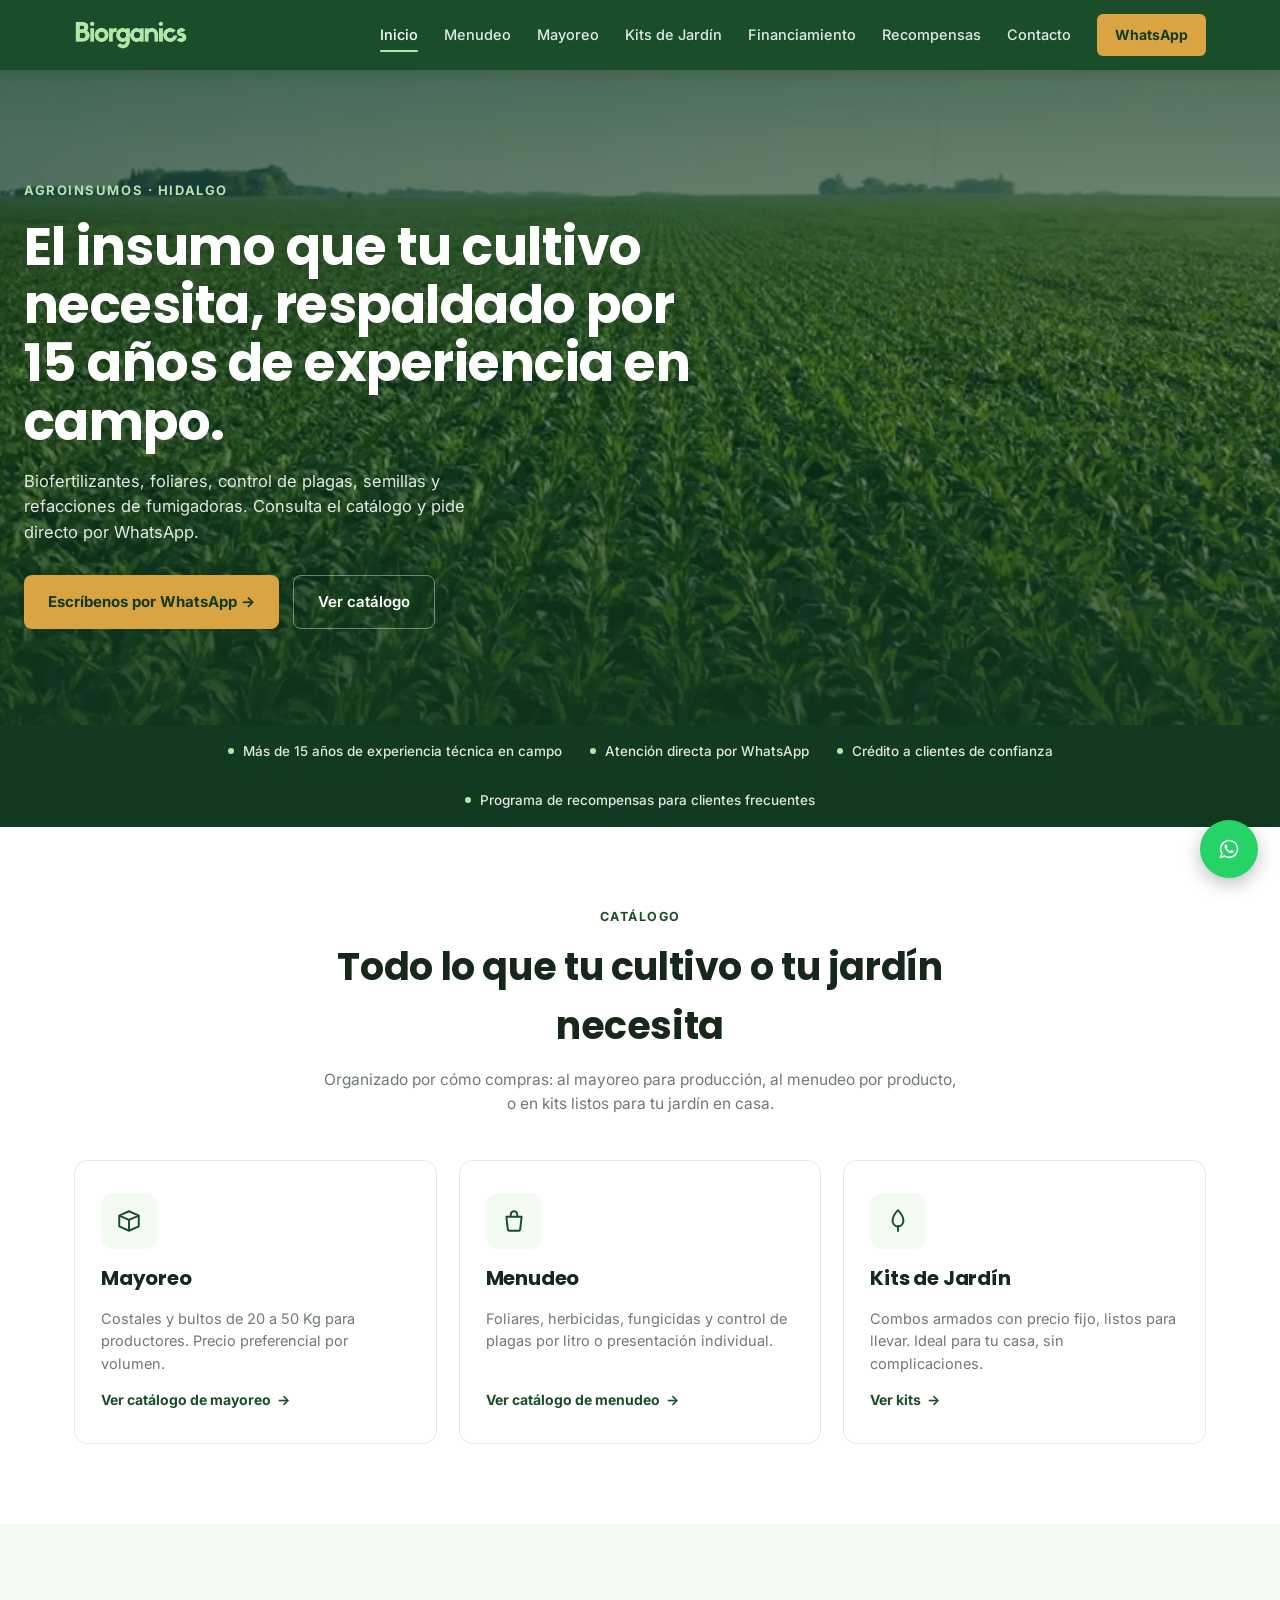
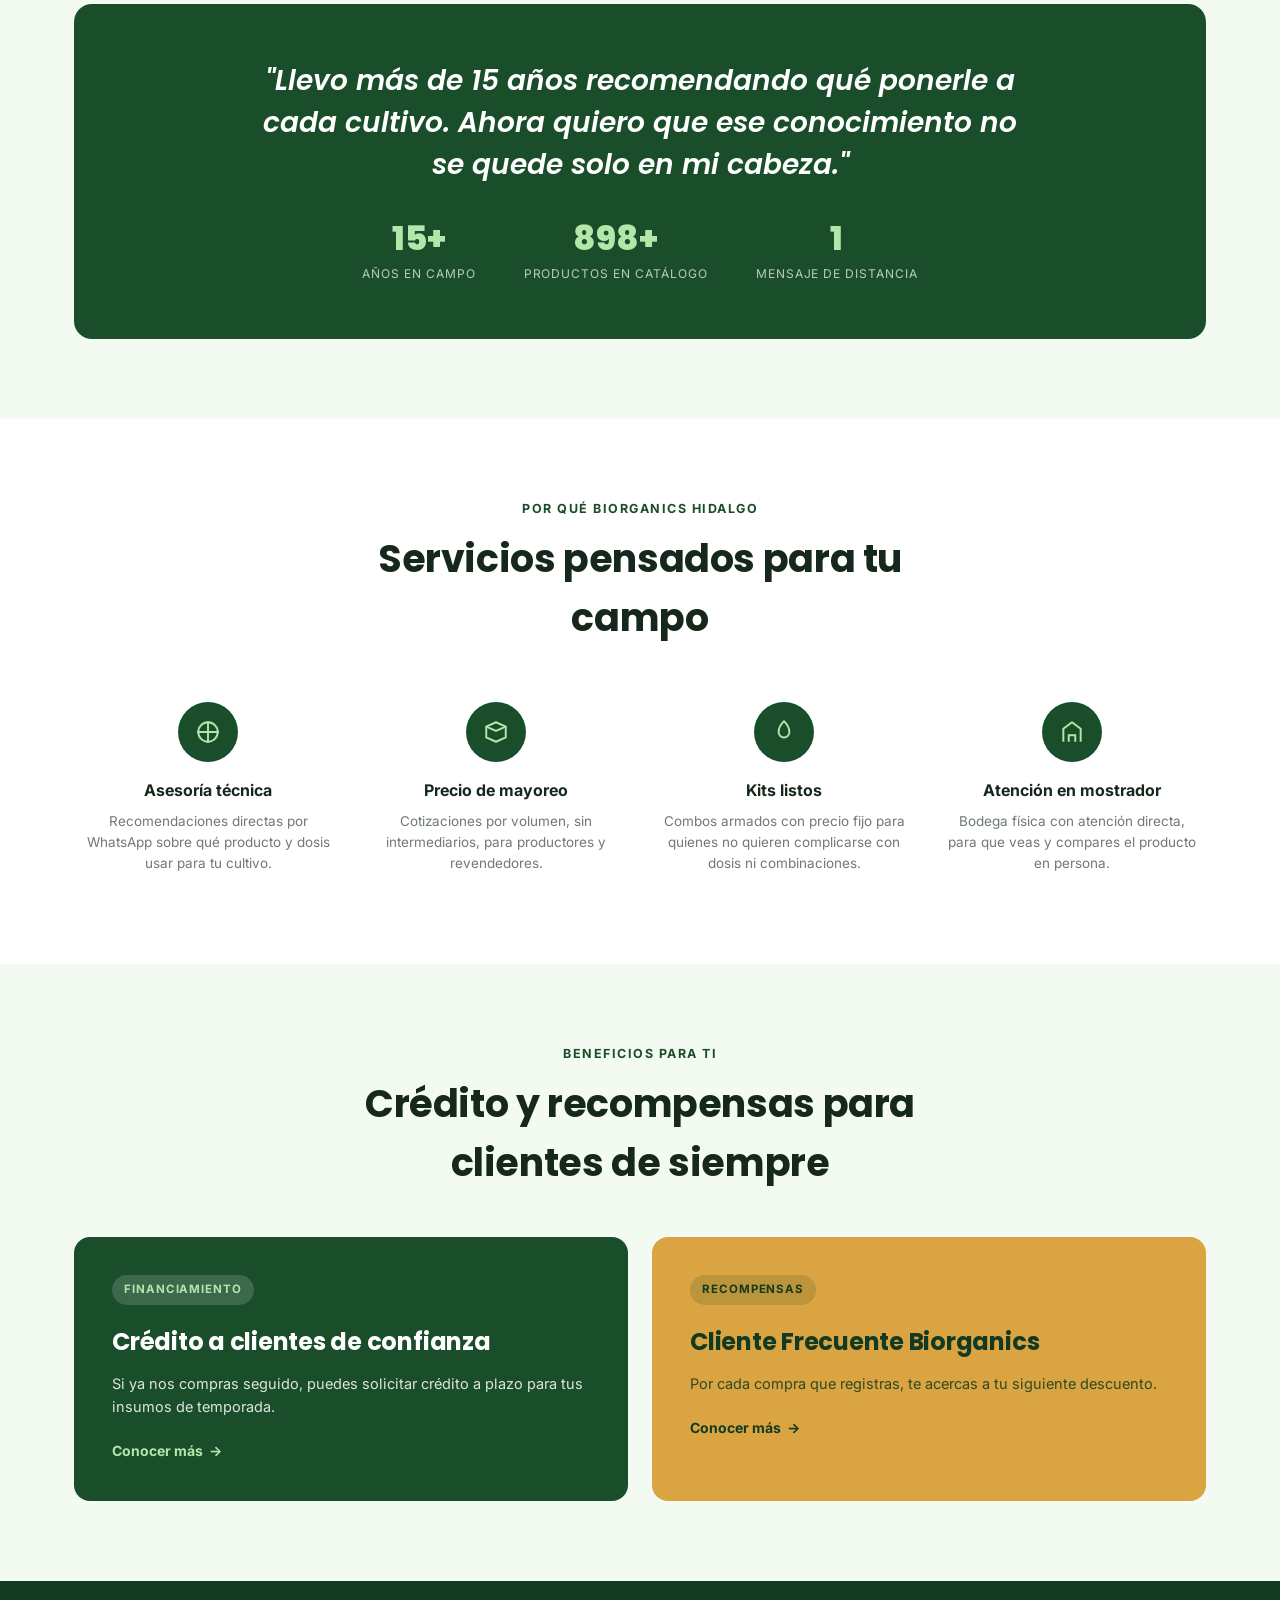
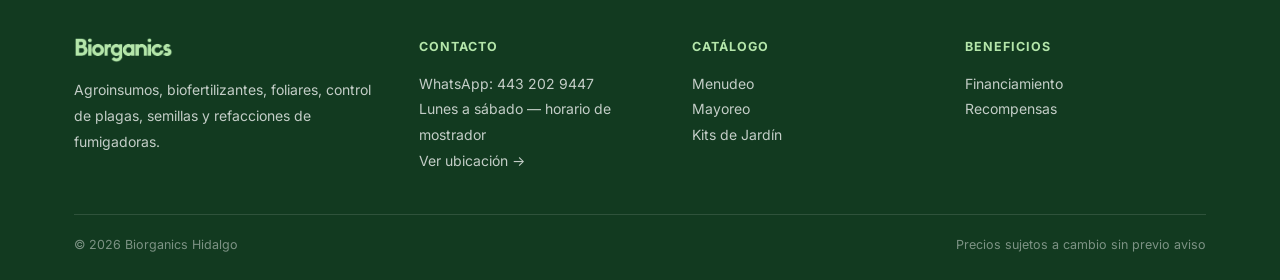
<file: index.html>
<!DOCTYPE html>
<html lang="es">
<head>
<meta charset="UTF-8">
<meta name="viewport" content="width=device-width, initial-scale=1.0">
<title>Biorganics Hidalgo — Agroinsumos y Biofertilizantes</title>
<meta name="description" content="Biofertilizantes, foliares, control de plagas, semillas y refacciones de fumigadoras en Hidalgo.">
<link rel="preconnect" href="https://fonts.googleapis.com">
<link rel="preconnect" href="https://fonts.gstatic.com" crossorigin>
<link href="https://fonts.googleapis.com/css2?family=Poppins:wght@500;600;700;800&family=Inter:wght@400;500;600;700&display=swap" rel="stylesheet">
<link rel="stylesheet" href="assets/styles.css">
</head>
<body>
<header>
  <div class="bar wrap">
    <a href="index.html"><img class="logo-wordmark" src="assets/logo-wordmark-light.png" alt="Biorganics Hidalgo"></a>
    <button class="nav-toggle" id="navToggle" aria-label="Abrir menú">☰</button>
    <nav id="mainNav">
      <a href="index.html" class="active">Inicio</a>
      <a href="menudeo.html">Menudeo</a>
      <a href="mayoreo.html">Mayoreo</a>
      <a href="kits.html">Kits de Jardín</a>
      <a href="financiamiento.html">Financiamiento</a>
      <a href="recompensas.html">Recompensas</a>
      <a href="contacto.html">Contacto</a>
      <a class="btn-gold js-wa" data-msg="Hola, vengo de la página de Biorganics Hidalgo y quiero hacer una consulta." target="_blank" rel="noopener">WhatsApp</a>
    </nav>
  </div>
</header>

<section class="hero" id="inicio">
  <div class="hero-media">
    <video autoplay muted loop playsinline poster="assets/hero-poster.jpg" id="heroVideo">
      <source src="assets/hero-video.webm" type="video/webm">
      <source src="assets/hero-video.mp4" type="video/mp4">
    </video>
  </div>
  <div class="hero-scrim"></div>
  <div class="wrap">
    <div class="hero-eyebrow">Agroinsumos · Hidalgo</div>
    <h1>El insumo que tu cultivo necesita, respaldado por 15 años de experiencia en campo.</h1>
    <p class="lead">Biofertilizantes, foliares, control de plagas, semillas y refacciones de fumigadoras. Consulta el catálogo y pide directo por WhatsApp.</p>
    <div class="hero-ctas">
      <a class="btn-primary js-wa" data-msg="Hola, vengo de la página de Biorganics Hidalgo y quiero hacer una consulta." target="_blank" rel="noopener">Escríbenos por WhatsApp →</a>
      <a class="btn-outline" href="menudeo.html">Ver catálogo</a>
    </div>
  </div>
</section>

<div class="trust">
  <div class="wrap">
    <span class="trust-item"><span class="dot"></span> Más de 15 años de experiencia técnica en campo</span>
    <span class="trust-item"><span class="dot"></span> Atención directa por WhatsApp</span>
    <span class="trust-item"><span class="dot"></span> Crédito a clientes de confianza</span>
    <span class="trust-item"><span class="dot"></span> Programa de recompensas para clientes frecuentes</span>
  </div>
</div>

<section class="section" id="productos">
  <div class="wrap">
    <div class="sec-head">
      <div class="sec-eyebrow">Catálogo</div>
      <h2>Todo lo que tu cultivo o tu jardín necesita</h2>
      <p>Organizado por cómo compras: al mayoreo para producción, al menudeo por producto, o en kits listos para tu jardín en casa.</p>
    </div>
    <div class="cat-grid reveal-stagger">
      <a href="mayoreo.html" class="cat-card">
        <div class="cat-icon">
          <svg width="26" height="26" viewBox="0 0 24 24" fill="none"><path d="M3 7l9-4 9 4-9 4-9-4z" stroke="#1A4E2B" stroke-width="1.8" stroke-linejoin="round"/><path d="M3 7v10l9 4 9-4V7" stroke="#1A4E2B" stroke-width="1.8" stroke-linejoin="round"/><path d="M12 11v10" stroke="#1A4E2B" stroke-width="1.8"/></svg>
        </div>
        <h3>Mayoreo</h3>
        <p>Costales y bultos de 20 a 50 Kg para productores. Precio preferencial por volumen.</p>
        <span class="cat-link">Ver catálogo de mayoreo <span class="arrow">→</span></span>
      </a>
      <a href="menudeo.html" class="cat-card">
        <div class="cat-icon">
          <svg width="26" height="26" viewBox="0 0 24 24" fill="none"><path d="M5 8h14l-1.2 11.2a2 2 0 01-2 1.8H8.2a2 2 0 01-2-1.8L5 8z" stroke="#1A4E2B" stroke-width="1.8" stroke-linejoin="round"/><path d="M9 8V6a3 3 0 016 0v2" stroke="#1A4E2B" stroke-width="1.8"/></svg>
        </div>
        <h3>Menudeo</h3>
        <p>Foliares, herbicidas, fungicidas y control de plagas por litro o presentación individual.</p>
        <span class="cat-link">Ver catálogo de menudeo <span class="arrow">→</span></span>
      </a>
      <a href="kits.html" class="cat-card">
        <div class="cat-icon">
          <svg width="26" height="26" viewBox="0 0 24 24" fill="none"><path d="M12 2C9 5 7 8.5 7 12a5 5 0 0010 0c0-3.5-2-7-5-10z" stroke="#1A4E2B" stroke-width="1.8" stroke-linejoin="round"/><path d="M12 22v-6" stroke="#1A4E2B" stroke-width="1.8"/></svg>
        </div>
        <h3>Kits de Jardín</h3>
        <p>Combos armados con precio fijo, listos para llevar. Ideal para tu casa, sin complicaciones.</p>
        <span class="cat-link">Ver kits <span class="arrow">→</span></span>
      </a>
    </div>
  </div>
</section>

<section class="section alt">
  <div class="wrap">
    <div class="quote-block reveal">
      <blockquote>"Llevo más de 15 años recomendando qué ponerle a cada cultivo. Ahora quiero que ese conocimiento no se quede solo en mi cabeza."</blockquote>
      <div class="quote-stats">
        <div class="qstat"><div class="num" data-count="15" data-suffix="+">0</div><div class="lbl">Años en campo</div></div>
        <div class="qstat"><div class="num" data-count="900" data-suffix="+">0</div><div class="lbl">Productos en catálogo</div></div>
        <div class="qstat"><div class="num" data-count="1" data-suffix="">0</div><div class="lbl">Mensaje de distancia</div></div>
      </div>
    </div>
  </div>
</section>

<section class="section">
  <div class="wrap">
    <div class="sec-head">
      <div class="sec-eyebrow">Por qué Biorganics Hidalgo</div>
      <h2>Servicios pensados para tu campo</h2>
    </div>
    <div class="serv-grid reveal-stagger">
      <div class="serv-card">
        <div class="serv-icon"><svg width="26" height="26" viewBox="0 0 24 24" fill="none"><path d="M12 2v20M2 12h20" stroke="#B4E6AA" stroke-width="1.8"/><circle cx="12" cy="12" r="9" stroke="#B4E6AA" stroke-width="1.8"/></svg></div>
        <h4>Asesoría técnica</h4>
        <p>Recomendaciones directas por WhatsApp sobre qué producto y dosis usar para tu cultivo.</p>
      </div>
      <div class="serv-card">
        <div class="serv-icon"><svg width="26" height="26" viewBox="0 0 24 24" fill="none"><path d="M3 7l9-4 9 4-9 4-9-4z" stroke="#B4E6AA" stroke-width="1.8" stroke-linejoin="round"/><path d="M3 7v10l9 4 9-4V7" stroke="#B4E6AA" stroke-width="1.8" stroke-linejoin="round"/></svg></div>
        <h4>Precio de mayoreo</h4>
        <p>Cotizaciones por volumen, sin intermediarios, para productores y revendedores.</p>
      </div>
      <div class="serv-card">
        <div class="serv-icon"><svg width="26" height="26" viewBox="0 0 24 24" fill="none"><path d="M12 2C9 5 7 8.5 7 12a5 5 0 0010 0c0-3.5-2-7-5-10z" stroke="#B4E6AA" stroke-width="1.8" stroke-linejoin="round"/></svg></div>
        <h4>Kits listos</h4>
        <p>Combos armados con precio fijo para quienes no quieren complicarse con dosis ni combinaciones.</p>
      </div>
      <div class="serv-card">
        <div class="serv-icon"><svg width="26" height="26" viewBox="0 0 24 24" fill="none"><path d="M4 21V9l8-6 8 6v12" stroke="#B4E6AA" stroke-width="1.8" stroke-linejoin="round"/><path d="M9 21v-6h6v6" stroke="#B4E6AA" stroke-width="1.8"/></svg></div>
        <h4>Atención en mostrador</h4>
        <p>Bodega física con atención directa, para que veas y compares el producto en persona.</p>
      </div>
    </div>
  </div>
</section>

<section class="section alt" id="beneficios">
  <div class="wrap">
    <div class="sec-head">
      <div class="sec-eyebrow">Beneficios para ti</div>
      <h2>Crédito y recompensas para clientes de siempre</h2>
    </div>
    <div class="promo-grid reveal-stagger">
      <a href="financiamiento.html" class="promo-card financiamiento">
        <span class="promo-badge">Financiamiento</span>
        <h3>Crédito a clientes de confianza</h3>
        <p>Si ya nos compras seguido, puedes solicitar crédito a plazo para tus insumos de temporada.</p>
        <span class="cat-link" style="color:var(--brand-light);">Conocer más <span class="arrow">→</span></span>
      </a>
      <a href="recompensas.html" class="promo-card recompensas">
        <span class="promo-badge">Recompensas</span>
        <h3>Cliente Frecuente Biorganics</h3>
        <p>Por cada compra que registras, te acercas a tu siguiente descuento.</p>
        <span class="cat-link" style="color:var(--brand-dark2);">Conocer más <span class="arrow">→</span></span>
      </a>
    </div>
  </div>
</section>
<footer id="pie">
  <div class="wrap">
    <div class="foot-grid">
      <div>
        <img class="foot-logo" src="assets/logo-wordmark-light.png" alt="Biorganics Hidalgo">
        <p>Agroinsumos, biofertilizantes, foliares, control de plagas, semillas y refacciones de fumigadoras.</p>
      </div>
      <div>
        <h5>Contacto</h5>
        <p><a class="js-wa" data-msg="Hola, vengo de la página de Biorganics Hidalgo y quiero hacer una consulta." target="_blank" rel="noopener">WhatsApp: 443 202 9447</a></p>
        <p>Lunes a sábado — horario de mostrador</p>
        <p><a href="contacto.html">Ver ubicación →</a></p>
      </div>
      <div>
        <h5>Catálogo</h5>
        <p><a href="menudeo.html">Menudeo</a></p>
        <p><a href="mayoreo.html">Mayoreo</a></p>
        <p><a href="kits.html">Kits de Jardín</a></p>
      </div>
      <div>
        <h5>Beneficios</h5>
        <p><a href="financiamiento.html">Financiamiento</a></p>
        <p><a href="recompensas.html">Recompensas</a></p>
      </div>
    </div>
    <div class="foot-bottom">
      <span>© 2026 Biorganics Hidalgo</span>
      <span>Precios sujetos a cambio sin previo aviso</span>
    </div>
  </div>
</footer>

<a class="float-wa js-wa" data-msg="Hola, vengo de la página de Biorganics Hidalgo y quiero hacer una consulta." target="_blank" rel="noopener" aria-label="Escríbenos por WhatsApp">
  <svg width="28" height="28" viewBox="0 0 24 24" fill="white"><path d="M17.6 6.32A7.85 7.85 0 0 0 12.05 4a7.94 7.94 0 0 0-6.9 11.86L4 20l4.24-1.11a7.9 7.9 0 0 0 3.8.97h.01a7.95 7.95 0 0 0 5.55-13.54zM12.05 18.4a6.6 6.6 0 0 1-3.37-.92l-.24-.14-2.5.66.67-2.44-.16-.25a6.6 6.6 0 1 1 12.24-3.51 6.6 6.6 0 0 1-6.64 6.6zm3.62-4.94c-.2-.1-1.17-.58-1.35-.64-.18-.07-.31-.1-.44.1-.13.2-.5.64-.62.77-.11.13-.23.15-.42.05-.2-.1-.83-.31-1.58-.98a5.9 5.9 0 0 1-1.1-1.36c-.11-.2 0-.3.09-.4.1-.1.2-.23.3-.35.1-.11.13-.2.2-.33.06-.13.03-.25-.02-.35-.05-.1-.44-1.06-.6-1.45-.16-.38-.32-.33-.44-.34h-.38c-.13 0-.34.05-.52.25-.18.2-.68.67-.68 1.63s.7 1.9.8 2.03c.1.13 1.37 2.1 3.33 2.94.46.2.83.32 1.11.41.47.15.89.13 1.23.08.37-.06 1.17-.48 1.34-.94.16-.46.16-.86.11-.94-.05-.08-.18-.13-.38-.23z"/></svg>
</a>
<script src="assets/main.js"></script>
</body>
</html>
</file>
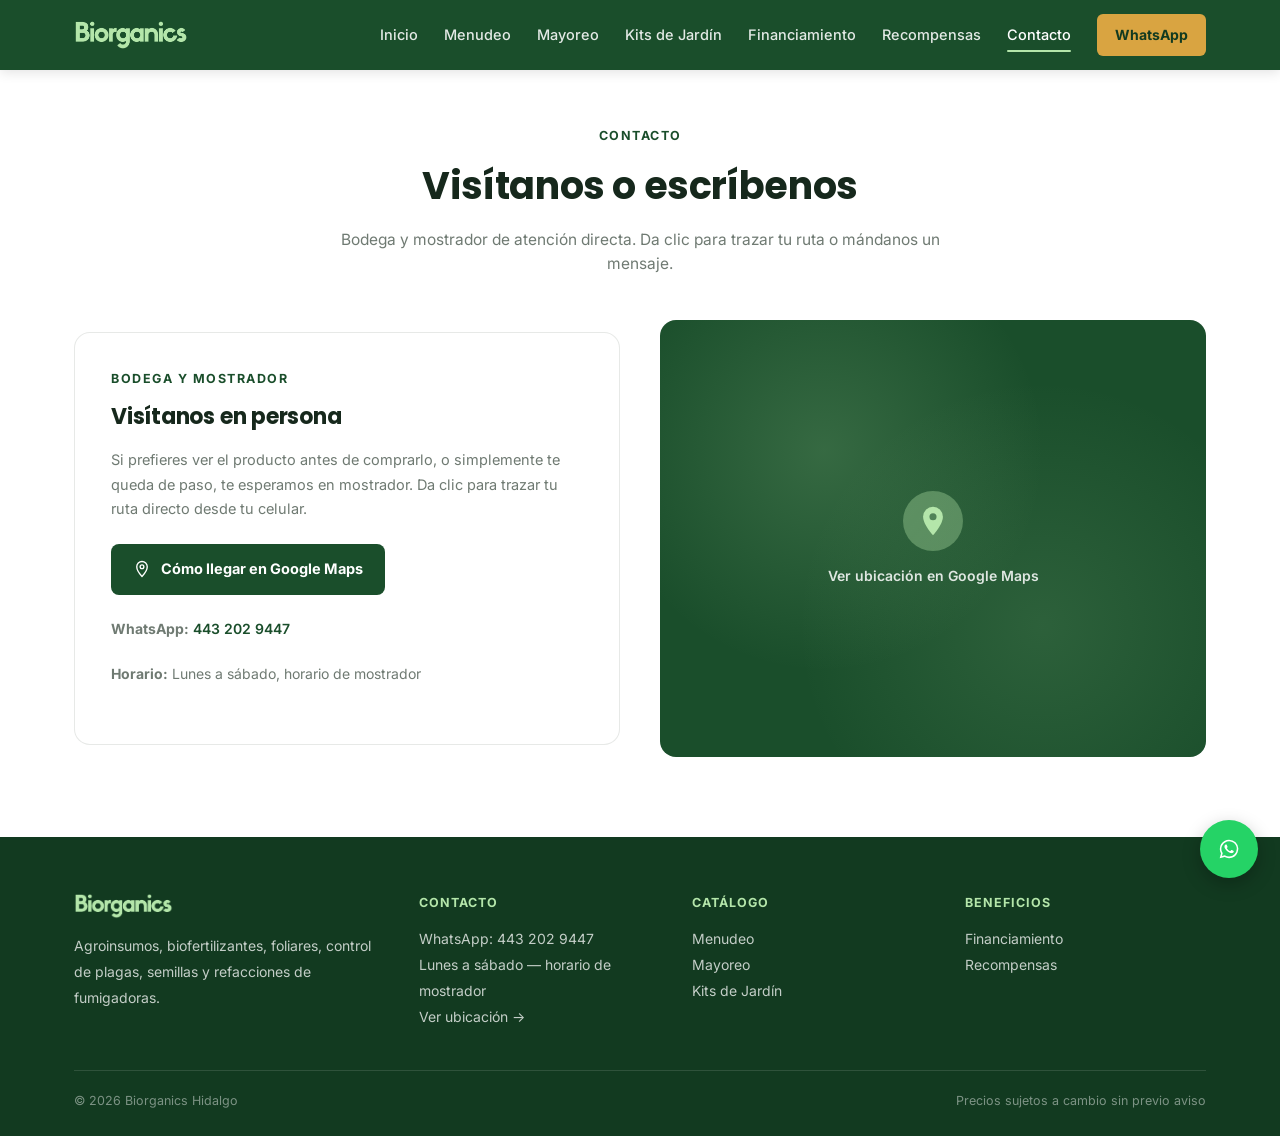
<file: contacto.html>
<!DOCTYPE html>
<html lang="es">
<head>
<meta charset="UTF-8">
<meta name="viewport" content="width=device-width, initial-scale=1.0">
<title>Contacto — Biorganics Hidalgo</title>
<meta name="description" content="Visítanos en mostrador o escríbenos por WhatsApp.">
<link rel="preconnect" href="https://fonts.googleapis.com">
<link rel="preconnect" href="https://fonts.gstatic.com" crossorigin>
<link href="https://fonts.googleapis.com/css2?family=Poppins:wght@500;600;700;800&family=Inter:wght@400;500;600;700&display=swap" rel="stylesheet">
<link rel="stylesheet" href="assets/styles.css">
</head>
<body>
<header>
  <div class="bar wrap">
    <a href="index.html"><img class="logo-wordmark" src="assets/logo-wordmark-light.png" alt="Biorganics Hidalgo"></a>
    <button class="nav-toggle" id="navToggle" aria-label="Abrir menú">☰</button>
    <nav id="mainNav">
      <a href="index.html">Inicio</a>
      <a href="menudeo.html">Menudeo</a>
      <a href="mayoreo.html">Mayoreo</a>
      <a href="kits.html">Kits de Jardín</a>
      <a href="financiamiento.html">Financiamiento</a>
      <a href="recompensas.html">Recompensas</a>
      <a href="contacto.html" class="active">Contacto</a>
      <a class="btn-gold js-wa" data-msg="Hola, vengo de la página de Biorganics Hidalgo y quiero hacer una consulta." target="_blank" rel="noopener">WhatsApp</a>
    </nav>
  </div>
</header>

<section class="section reveal" style="padding-top:56px;" id="contacto-main">
  <div class="wrap">
    <div class="sec-head">
      <div class="sec-eyebrow">Contacto</div>
      <h2>Visítanos o escríbenos</h2>
      <p>Bodega y mostrador de atención directa. Da clic para trazar tu ruta o mándanos un mensaje.</p>
    </div>
    <div class="visit-wrap">
      <div class="visit-card">
        <div class="sec-eyebrow">Bodega y mostrador</div>
        <h3>Visítanos en persona</h3>
        <p>Si prefieres ver el producto antes de comprarlo, o simplemente te queda de paso, te esperamos en mostrador. Da clic para trazar tu ruta directo desde tu celular.</p>
        <a class="btn-maps" href="https://share.google/grKPGl9s7OrP9keOr" target="_blank" rel="noopener">
          <svg width="18" height="18" viewBox="0 0 24 24" fill="none"><path d="M12 22s7-7.5 7-13a7 7 0 10-14 0c0 5.5 7 13 7 13z" stroke="white" stroke-width="1.8" stroke-linejoin="round"/><circle cx="12" cy="9" r="2.5" stroke="white" stroke-width="1.8"/></svg>
          Cómo llegar en Google Maps
        </a>
        <p style="margin-top:22px; font-size:14px;"><strong>WhatsApp:</strong> <a class="js-wa" data-msg="Hola, vengo de la página de Biorganics Hidalgo y quiero hacer una consulta." target="_blank" rel="noopener" style="color:var(--brand-dark); font-weight:600;">443 202 9447</a></p>
        <p style="font-size:14px;"><strong>Horario:</strong> Lunes a sábado, horario de mostrador</p>
      </div>
      <a class="map-frame" href="https://share.google/grKPGl9s7OrP9keOr" target="_blank" rel="noopener">
        <div class="map-pin">
          <div class="pin-pulse">
            <svg width="34" height="34" viewBox="0 0 24 24" fill="none"><path d="M12 22s7-7.5 7-13a7 7 0 10-14 0c0 5.5 7 13 7 13z" fill="#B4E6AA"/><circle cx="12" cy="9" r="2.5" fill="#1A4E2B"/></svg>
          </div>
          <span>Ver ubicación en Google Maps</span>
        </div>
      </a>
    </div>
  </div>
</section>
<footer id="pie">
  <div class="wrap">
    <div class="foot-grid">
      <div>
        <img class="foot-logo" src="assets/logo-wordmark-light.png" alt="Biorganics Hidalgo">
        <p>Agroinsumos, biofertilizantes, foliares, control de plagas, semillas y refacciones de fumigadoras.</p>
      </div>
      <div>
        <h5>Contacto</h5>
        <p><a class="js-wa" data-msg="Hola, vengo de la página de Biorganics Hidalgo y quiero hacer una consulta." target="_blank" rel="noopener">WhatsApp: 443 202 9447</a></p>
        <p>Lunes a sábado — horario de mostrador</p>
        <p><a href="contacto.html">Ver ubicación →</a></p>
      </div>
      <div>
        <h5>Catálogo</h5>
        <p><a href="menudeo.html">Menudeo</a></p>
        <p><a href="mayoreo.html">Mayoreo</a></p>
        <p><a href="kits.html">Kits de Jardín</a></p>
      </div>
      <div>
        <h5>Beneficios</h5>
        <p><a href="financiamiento.html">Financiamiento</a></p>
        <p><a href="recompensas.html">Recompensas</a></p>
      </div>
    </div>
    <div class="foot-bottom">
      <span>© 2026 Biorganics Hidalgo</span>
      <span>Precios sujetos a cambio sin previo aviso</span>
    </div>
  </div>
</footer>

<a class="float-wa js-wa" data-msg="Hola, vengo de la página de Biorganics Hidalgo y quiero hacer una consulta." target="_blank" rel="noopener" aria-label="Escríbenos por WhatsApp">
  <svg width="28" height="28" viewBox="0 0 24 24" fill="white"><path d="M17.6 6.32A7.85 7.85 0 0 0 12.05 4a7.94 7.94 0 0 0-6.9 11.86L4 20l4.24-1.11a7.9 7.9 0 0 0 3.8.97h.01a7.95 7.95 0 0 0 5.55-13.54zM12.05 18.4a6.6 6.6 0 0 1-3.37-.92l-.24-.14-2.5.66.67-2.44-.16-.25a6.6 6.6 0 1 1 12.24-3.51 6.6 6.6 0 0 1-6.64 6.6zm3.62-4.94c-.2-.1-1.17-.58-1.35-.64-.18-.07-.31-.1-.44.1-.13.2-.5.64-.62.77-.11.13-.23.15-.42.05-.2-.1-.83-.31-1.58-.98a5.9 5.9 0 0 1-1.1-1.36c-.11-.2 0-.3.09-.4.1-.1.2-.23.3-.35.1-.11.13-.2.2-.33.06-.13.03-.25-.02-.35-.05-.1-.44-1.06-.6-1.45-.16-.38-.32-.33-.44-.34h-.38c-.13 0-.34.05-.52.25-.18.2-.68.67-.68 1.63s.7 1.9.8 2.03c.1.13 1.37 2.1 3.33 2.94.46.2.83.32 1.11.41.47.15.89.13 1.23.08.37-.06 1.17-.48 1.34-.94.16-.46.16-.86.11-.94-.05-.08-.18-.13-.38-.23z"/></svg>
</a>
<script src="assets/main.js"></script>
</body>
</html>
</file>
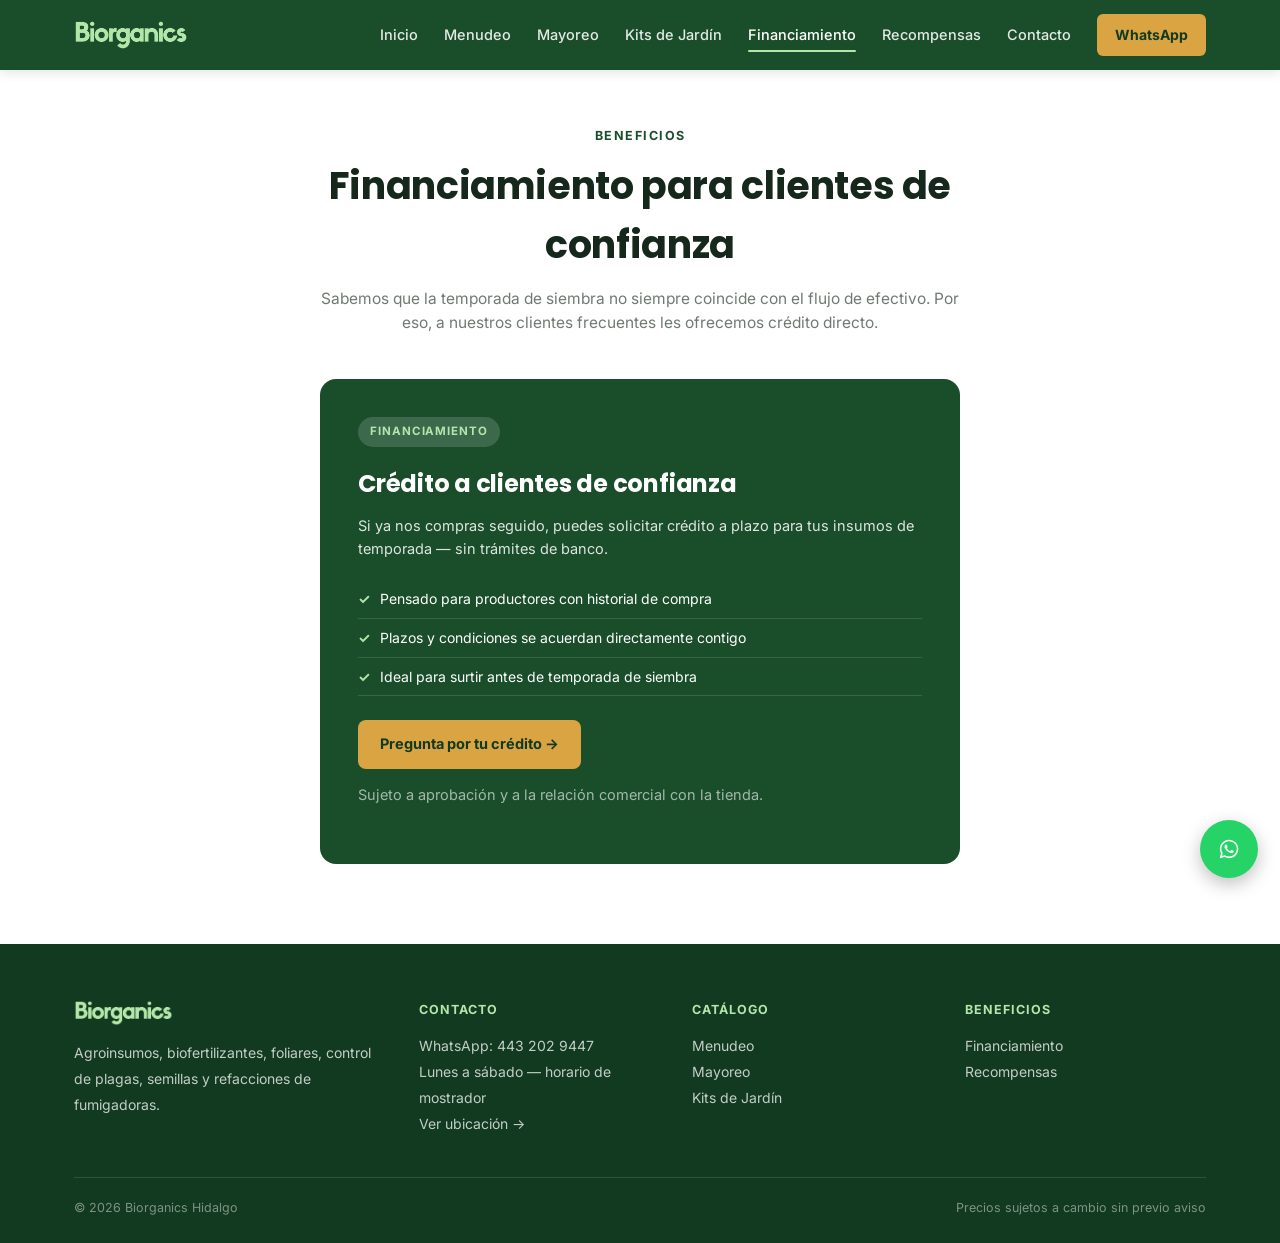
<file: financiamiento.html>
<!DOCTYPE html>
<html lang="es">
<head>
<meta charset="UTF-8">
<meta name="viewport" content="width=device-width, initial-scale=1.0">
<title>Financiamiento — Biorganics Hidalgo</title>
<meta name="description" content="Crédito a clientes de confianza para tus insumos de temporada.">
<link rel="preconnect" href="https://fonts.googleapis.com">
<link rel="preconnect" href="https://fonts.gstatic.com" crossorigin>
<link href="https://fonts.googleapis.com/css2?family=Poppins:wght@500;600;700;800&family=Inter:wght@400;500;600;700&display=swap" rel="stylesheet">
<link rel="stylesheet" href="assets/styles.css">
</head>
<body>
<header>
  <div class="bar wrap">
    <a href="index.html"><img class="logo-wordmark" src="assets/logo-wordmark-light.png" alt="Biorganics Hidalgo"></a>
    <button class="nav-toggle" id="navToggle" aria-label="Abrir menú">☰</button>
    <nav id="mainNav">
      <a href="index.html">Inicio</a>
      <a href="menudeo.html">Menudeo</a>
      <a href="mayoreo.html">Mayoreo</a>
      <a href="kits.html">Kits de Jardín</a>
      <a href="financiamiento.html" class="active">Financiamiento</a>
      <a href="recompensas.html">Recompensas</a>
      <a href="contacto.html">Contacto</a>
      <a class="btn-gold js-wa" data-msg="Hola, vengo de la página de Biorganics Hidalgo y quiero hacer una consulta." target="_blank" rel="noopener">WhatsApp</a>
    </nav>
  </div>
</header>

<section class="section" style="padding-top:56px;" id="financiamiento">
  <div class="wrap">
    <div class="sec-head">
      <div class="sec-eyebrow">Beneficios</div>
      <h2>Financiamiento para clientes de confianza</h2>
      <p>Sabemos que la temporada de siembra no siempre coincide con el flujo de efectivo. Por eso, a nuestros clientes frecuentes les ofrecemos crédito directo.</p>
    </div>
    <div class="promo-grid">
      <div class="promo-card financiamiento" style="grid-column:1/-1; max-width:640px; margin:0 auto;">
        <span class="promo-badge">Financiamiento</span>
        <h3>Crédito a clientes de confianza</h3>
        <p>Si ya nos compras seguido, puedes solicitar crédito a plazo para tus insumos de temporada — sin trámites de banco.</p>
        <ul class="promo-list">
          <li><span class="check">✓</span> Pensado para productores con historial de compra</li>
          <li><span class="check">✓</span> Plazos y condiciones se acuerdan directamente contigo</li>
          <li><span class="check">✓</span> Ideal para surtir antes de temporada de siembra</li>
        </ul>
        <a class="btn-on-dark js-wa" data-msg="Hola, quiero preguntar sobre el crédito para clientes." target="_blank" rel="noopener">Pregunta por tu crédito →</a>
        <p class="fine-print">Sujeto a aprobación y a la relación comercial con la tienda.</p>
      </div>
    </div>
  </div>
</section>
<footer id="pie">
  <div class="wrap">
    <div class="foot-grid">
      <div>
        <img class="foot-logo" src="assets/logo-wordmark-light.png" alt="Biorganics Hidalgo">
        <p>Agroinsumos, biofertilizantes, foliares, control de plagas, semillas y refacciones de fumigadoras.</p>
      </div>
      <div>
        <h5>Contacto</h5>
        <p><a class="js-wa" data-msg="Hola, vengo de la página de Biorganics Hidalgo y quiero hacer una consulta." target="_blank" rel="noopener">WhatsApp: 443 202 9447</a></p>
        <p>Lunes a sábado — horario de mostrador</p>
        <p><a href="contacto.html">Ver ubicación →</a></p>
      </div>
      <div>
        <h5>Catálogo</h5>
        <p><a href="menudeo.html">Menudeo</a></p>
        <p><a href="mayoreo.html">Mayoreo</a></p>
        <p><a href="kits.html">Kits de Jardín</a></p>
      </div>
      <div>
        <h5>Beneficios</h5>
        <p><a href="financiamiento.html">Financiamiento</a></p>
        <p><a href="recompensas.html">Recompensas</a></p>
      </div>
    </div>
    <div class="foot-bottom">
      <span>© 2026 Biorganics Hidalgo</span>
      <span>Precios sujetos a cambio sin previo aviso</span>
    </div>
  </div>
</footer>

<a class="float-wa js-wa" data-msg="Hola, vengo de la página de Biorganics Hidalgo y quiero hacer una consulta." target="_blank" rel="noopener" aria-label="Escríbenos por WhatsApp">
  <svg width="28" height="28" viewBox="0 0 24 24" fill="white"><path d="M17.6 6.32A7.85 7.85 0 0 0 12.05 4a7.94 7.94 0 0 0-6.9 11.86L4 20l4.24-1.11a7.9 7.9 0 0 0 3.8.97h.01a7.95 7.95 0 0 0 5.55-13.54zM12.05 18.4a6.6 6.6 0 0 1-3.37-.92l-.24-.14-2.5.66.67-2.44-.16-.25a6.6 6.6 0 1 1 12.24-3.51 6.6 6.6 0 0 1-6.64 6.6zm3.62-4.94c-.2-.1-1.17-.58-1.35-.64-.18-.07-.31-.1-.44.1-.13.2-.5.64-.62.77-.11.13-.23.15-.42.05-.2-.1-.83-.31-1.58-.98a5.9 5.9 0 0 1-1.1-1.36c-.11-.2 0-.3.09-.4.1-.1.2-.23.3-.35.1-.11.13-.2.2-.33.06-.13.03-.25-.02-.35-.05-.1-.44-1.06-.6-1.45-.16-.38-.32-.33-.44-.34h-.38c-.13 0-.34.05-.52.25-.18.2-.68.67-.68 1.63s.7 1.9.8 2.03c.1.13 1.37 2.1 3.33 2.94.46.2.83.32 1.11.41.47.15.89.13 1.23.08.37-.06 1.17-.48 1.34-.94.16-.46.16-.86.11-.94-.05-.08-.18-.13-.38-.23z"/></svg>
</a>
<script src="assets/main.js"></script>
</body>
</html>
</file>
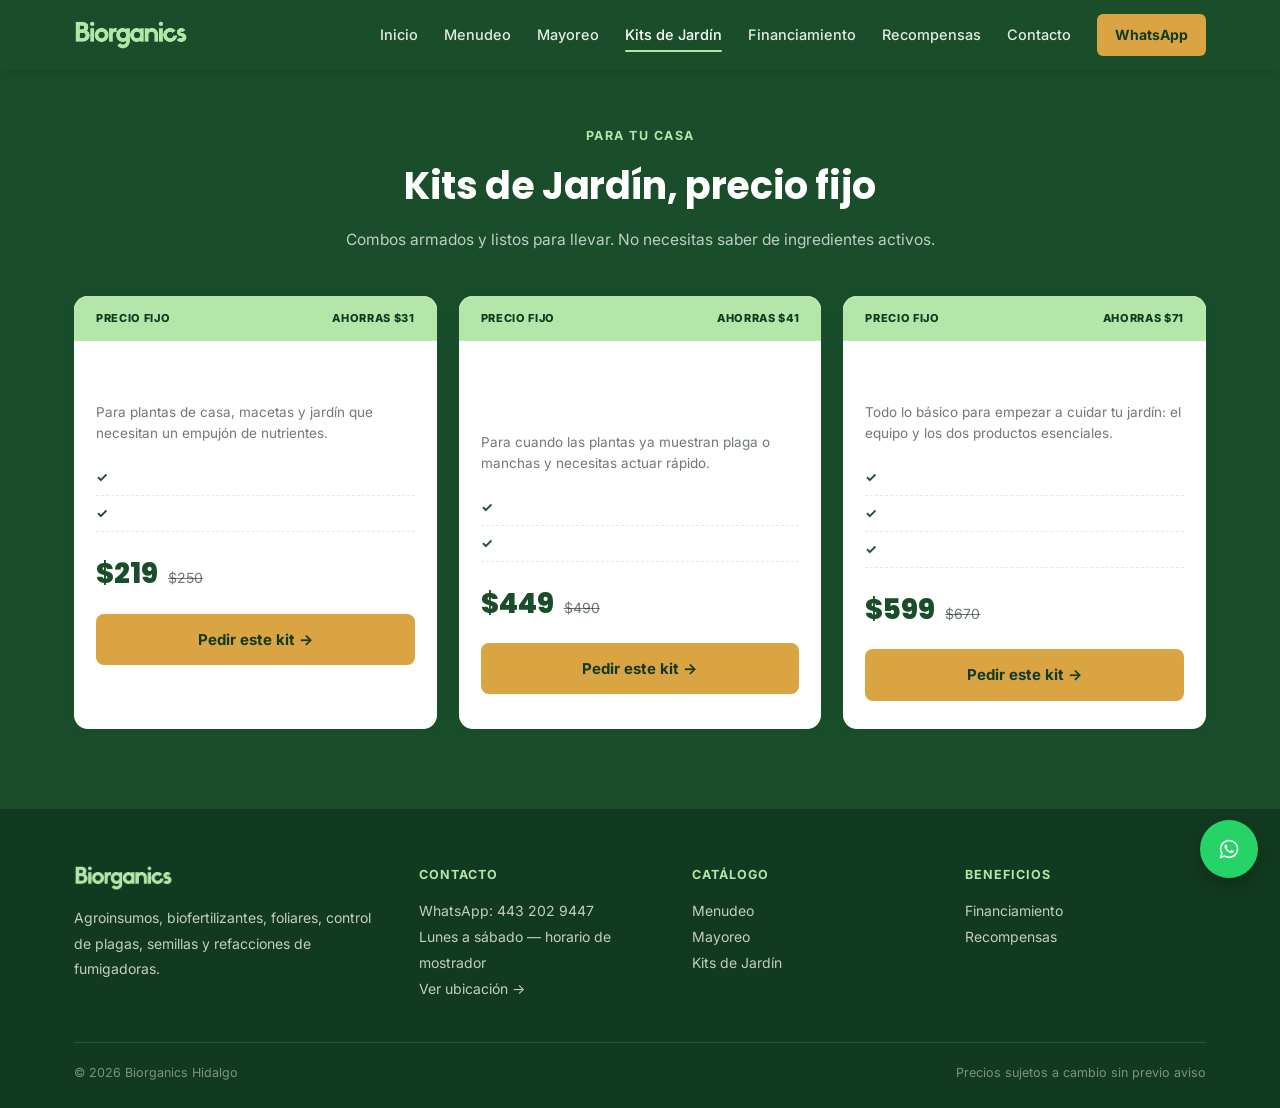
<file: kits.html>
<!DOCTYPE html>
<html lang="es">
<head>
<meta charset="UTF-8">
<meta name="viewport" content="width=device-width, initial-scale=1.0">
<title>Kits de Jardín — Biorganics Hidalgo</title>
<meta name="description" content="Kits de jardín con precio fijo, listos para llevar.">
<link rel="preconnect" href="https://fonts.googleapis.com">
<link rel="preconnect" href="https://fonts.gstatic.com" crossorigin>
<link href="https://fonts.googleapis.com/css2?family=Poppins:wght@500;600;700;800&family=Inter:wght@400;500;600;700&display=swap" rel="stylesheet">
<link rel="stylesheet" href="assets/styles.css">
</head>
<body>
<header>
  <div class="bar wrap">
    <a href="index.html"><img class="logo-wordmark" src="assets/logo-wordmark-light.png" alt="Biorganics Hidalgo"></a>
    <button class="nav-toggle" id="navToggle" aria-label="Abrir menú">☰</button>
    <nav id="mainNav">
      <a href="index.html">Inicio</a>
      <a href="menudeo.html">Menudeo</a>
      <a href="mayoreo.html">Mayoreo</a>
      <a href="kits.html" class="active">Kits de Jardín</a>
      <a href="financiamiento.html">Financiamiento</a>
      <a href="recompensas.html">Recompensas</a>
      <a href="contacto.html">Contacto</a>
      <a class="btn-gold js-wa" data-msg="Hola, vengo de la página de Biorganics Hidalgo y quiero hacer una consulta." target="_blank" rel="noopener">WhatsApp</a>
    </nav>
  </div>
</header>

<section class="section" id="kits" style="padding-top:56px; background:var(--brand-dark); color:var(--paper); min-height:70vh;">
  <div class="wrap">
    <div class="sec-head">
      <div class="sec-eyebrow" style="color:var(--brand-light);">Para tu casa</div>
      <h2 style="color:var(--paper);">Kits de Jardín, precio fijo</h2>
      <p style="color:rgba(255,255,255,0.72);">Combos armados y listos para llevar. No necesitas saber de ingredientes activos.</p>
    </div>
    <div class="kits-grid" id="gridKits"></div>
  </div>
</section>
<footer id="pie">
  <div class="wrap">
    <div class="foot-grid">
      <div>
        <img class="foot-logo" src="assets/logo-wordmark-light.png" alt="Biorganics Hidalgo">
        <p>Agroinsumos, biofertilizantes, foliares, control de plagas, semillas y refacciones de fumigadoras.</p>
      </div>
      <div>
        <h5>Contacto</h5>
        <p><a class="js-wa" data-msg="Hola, vengo de la página de Biorganics Hidalgo y quiero hacer una consulta." target="_blank" rel="noopener">WhatsApp: 443 202 9447</a></p>
        <p>Lunes a sábado — horario de mostrador</p>
        <p><a href="contacto.html">Ver ubicación →</a></p>
      </div>
      <div>
        <h5>Catálogo</h5>
        <p><a href="menudeo.html">Menudeo</a></p>
        <p><a href="mayoreo.html">Mayoreo</a></p>
        <p><a href="kits.html">Kits de Jardín</a></p>
      </div>
      <div>
        <h5>Beneficios</h5>
        <p><a href="financiamiento.html">Financiamiento</a></p>
        <p><a href="recompensas.html">Recompensas</a></p>
      </div>
    </div>
    <div class="foot-bottom">
      <span>© 2026 Biorganics Hidalgo</span>
      <span>Precios sujetos a cambio sin previo aviso</span>
    </div>
  </div>
</footer>

<a class="float-wa js-wa" data-msg="Hola, vengo de la página de Biorganics Hidalgo y quiero hacer una consulta." target="_blank" rel="noopener" aria-label="Escríbenos por WhatsApp">
  <svg width="28" height="28" viewBox="0 0 24 24" fill="white"><path d="M17.6 6.32A7.85 7.85 0 0 0 12.05 4a7.94 7.94 0 0 0-6.9 11.86L4 20l4.24-1.11a7.9 7.9 0 0 0 3.8.97h.01a7.95 7.95 0 0 0 5.55-13.54zM12.05 18.4a6.6 6.6 0 0 1-3.37-.92l-.24-.14-2.5.66.67-2.44-.16-.25a6.6 6.6 0 1 1 12.24-3.51 6.6 6.6 0 0 1-6.64 6.6zm3.62-4.94c-.2-.1-1.17-.58-1.35-.64-.18-.07-.31-.1-.44.1-.13.2-.5.64-.62.77-.11.13-.23.15-.42.05-.2-.1-.83-.31-1.58-.98a5.9 5.9 0 0 1-1.1-1.36c-.11-.2 0-.3.09-.4.1-.1.2-.23.3-.35.1-.11.13-.2.2-.33.06-.13.03-.25-.02-.35-.05-.1-.44-1.06-.6-1.45-.16-.38-.32-.33-.44-.34h-.38c-.13 0-.34.05-.52.25-.18.2-.68.67-.68 1.63s.7 1.9.8 2.03c.1.13 1.37 2.1 3.33 2.94.46.2.83.32 1.11.41.47.15.89.13 1.23.08.37-.06 1.17-.48 1.34-.94.16-.46.16-.86.11-.94-.05-.08-.18-.13-.38-.23z"/></svg>
</a>
<script src="assets/data.js"></script>
<script src="assets/main.js"></script>
</body>
</html>
</file>
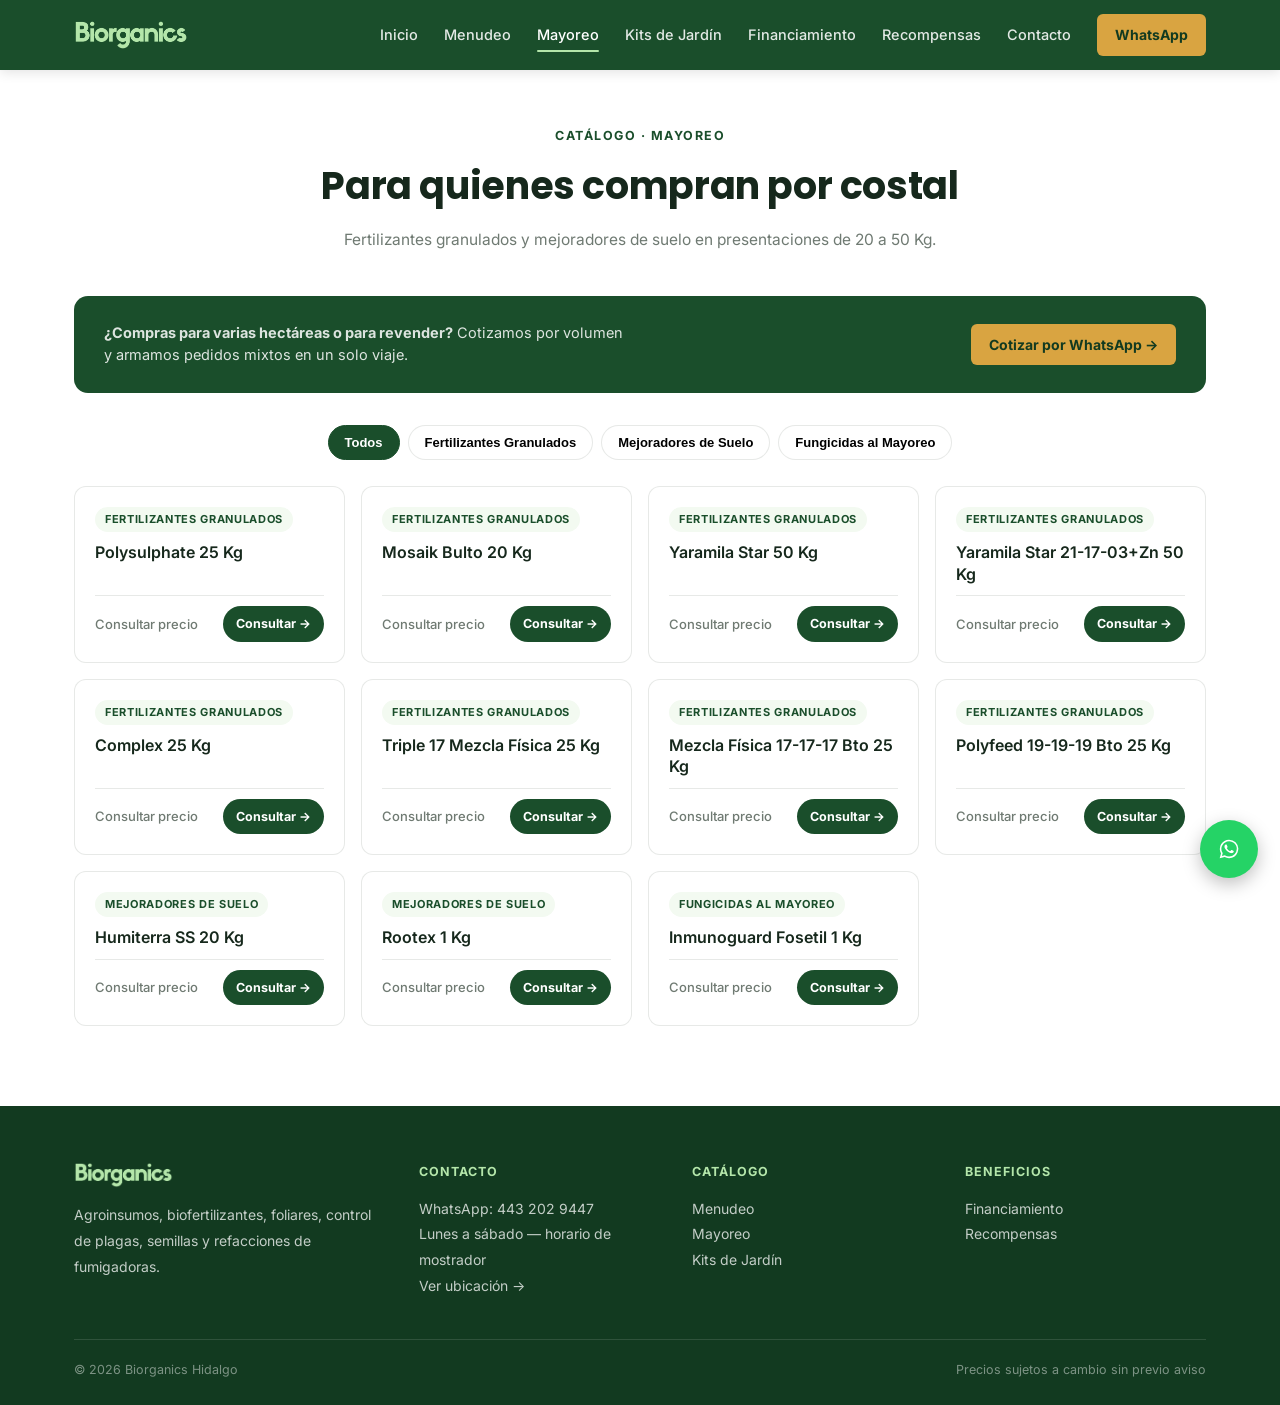
<file: mayoreo.html>
<!DOCTYPE html>
<html lang="es">
<head>
<meta charset="UTF-8">
<meta name="viewport" content="width=device-width, initial-scale=1.0">
<title>Mayoreo — Biorganics Hidalgo</title>
<meta name="description" content="Fertilizantes granulados y mejoradores de suelo al mayoreo, 20 a 50 Kg.">
<link rel="preconnect" href="https://fonts.googleapis.com">
<link rel="preconnect" href="https://fonts.gstatic.com" crossorigin>
<link href="https://fonts.googleapis.com/css2?family=Poppins:wght@500;600;700;800&family=Inter:wght@400;500;600;700&display=swap" rel="stylesheet">
<link rel="stylesheet" href="assets/styles.css">
</head>
<body>
<header>
  <div class="bar wrap">
    <a href="index.html"><img class="logo-wordmark" src="assets/logo-wordmark-light.png" alt="Biorganics Hidalgo"></a>
    <button class="nav-toggle" id="navToggle" aria-label="Abrir menú">☰</button>
    <nav id="mainNav">
      <a href="index.html">Inicio</a>
      <a href="menudeo.html">Menudeo</a>
      <a href="mayoreo.html" class="active">Mayoreo</a>
      <a href="kits.html">Kits de Jardín</a>
      <a href="financiamiento.html">Financiamiento</a>
      <a href="recompensas.html">Recompensas</a>
      <a href="contacto.html">Contacto</a>
      <a class="btn-gold js-wa" data-msg="Hola, vengo de la página de Biorganics Hidalgo y quiero hacer una consulta." target="_blank" rel="noopener">WhatsApp</a>
    </nav>
  </div>
</header>

<section class="section" style="padding-top:56px;" id="mayoreo">
  <div class="wrap">
    <div class="sec-head">
      <div class="sec-eyebrow">Catálogo · Mayoreo</div>
      <h2>Para quienes compran por costal</h2>
      <p>Fertilizantes granulados y mejoradores de suelo en presentaciones de 20 a 50 Kg.</p>
    </div>
    <div class="mayoreo-banner">
      <p><strong>¿Compras para varias hectáreas o para revender?</strong> Cotizamos por volumen y armamos pedidos mixtos en un solo viaje.</p>
      <a class="btn-gold js-wa" data-msg="Hola, quiero cotizar un pedido de mayoreo." target="_blank" rel="noopener">Cotizar por WhatsApp →</a>
    </div>
    <div class="filters" id="filtersMayoreo"></div>
    <div class="grid" id="gridMayoreo"></div>
  </div>
</section>
<footer id="pie">
  <div class="wrap">
    <div class="foot-grid">
      <div>
        <img class="foot-logo" src="assets/logo-wordmark-light.png" alt="Biorganics Hidalgo">
        <p>Agroinsumos, biofertilizantes, foliares, control de plagas, semillas y refacciones de fumigadoras.</p>
      </div>
      <div>
        <h5>Contacto</h5>
        <p><a class="js-wa" data-msg="Hola, vengo de la página de Biorganics Hidalgo y quiero hacer una consulta." target="_blank" rel="noopener">WhatsApp: 443 202 9447</a></p>
        <p>Lunes a sábado — horario de mostrador</p>
        <p><a href="contacto.html">Ver ubicación →</a></p>
      </div>
      <div>
        <h5>Catálogo</h5>
        <p><a href="menudeo.html">Menudeo</a></p>
        <p><a href="mayoreo.html">Mayoreo</a></p>
        <p><a href="kits.html">Kits de Jardín</a></p>
      </div>
      <div>
        <h5>Beneficios</h5>
        <p><a href="financiamiento.html">Financiamiento</a></p>
        <p><a href="recompensas.html">Recompensas</a></p>
      </div>
    </div>
    <div class="foot-bottom">
      <span>© 2026 Biorganics Hidalgo</span>
      <span>Precios sujetos a cambio sin previo aviso</span>
    </div>
  </div>
</footer>

<a class="float-wa js-wa" data-msg="Hola, vengo de la página de Biorganics Hidalgo y quiero hacer una consulta." target="_blank" rel="noopener" aria-label="Escríbenos por WhatsApp">
  <svg width="28" height="28" viewBox="0 0 24 24" fill="white"><path d="M17.6 6.32A7.85 7.85 0 0 0 12.05 4a7.94 7.94 0 0 0-6.9 11.86L4 20l4.24-1.11a7.9 7.9 0 0 0 3.8.97h.01a7.95 7.95 0 0 0 5.55-13.54zM12.05 18.4a6.6 6.6 0 0 1-3.37-.92l-.24-.14-2.5.66.67-2.44-.16-.25a6.6 6.6 0 1 1 12.24-3.51 6.6 6.6 0 0 1-6.64 6.6zm3.62-4.94c-.2-.1-1.17-.58-1.35-.64-.18-.07-.31-.1-.44.1-.13.2-.5.64-.62.77-.11.13-.23.15-.42.05-.2-.1-.83-.31-1.58-.98a5.9 5.9 0 0 1-1.1-1.36c-.11-.2 0-.3.09-.4.1-.1.2-.23.3-.35.1-.11.13-.2.2-.33.06-.13.03-.25-.02-.35-.05-.1-.44-1.06-.6-1.45-.16-.38-.32-.33-.44-.34h-.38c-.13 0-.34.05-.52.25-.18.2-.68.67-.68 1.63s.7 1.9.8 2.03c.1.13 1.37 2.1 3.33 2.94.46.2.83.32 1.11.41.47.15.89.13 1.23.08.37-.06 1.17-.48 1.34-.94.16-.46.16-.86.11-.94-.05-.08-.18-.13-.38-.23z"/></svg>
</a>
<script src="assets/data.js"></script>
<script src="assets/main.js"></script>
</body>
</html>
</file>
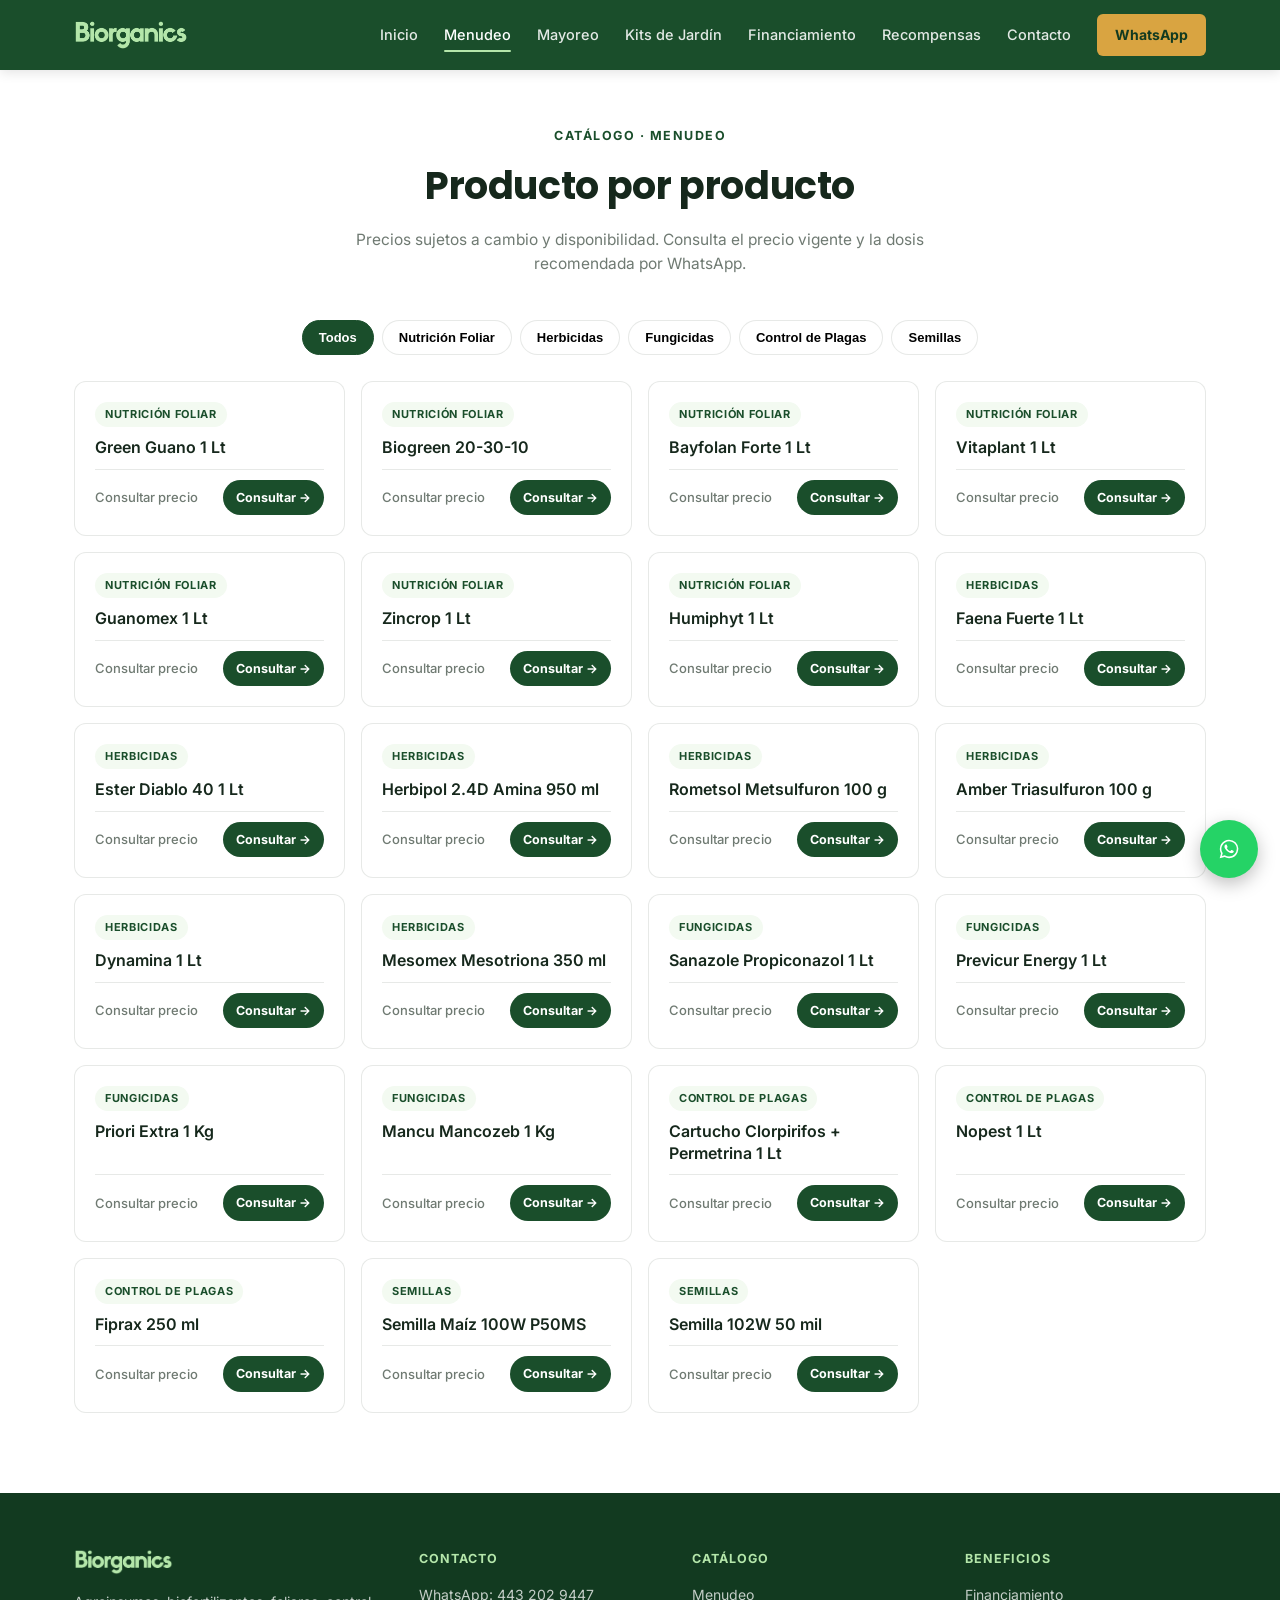
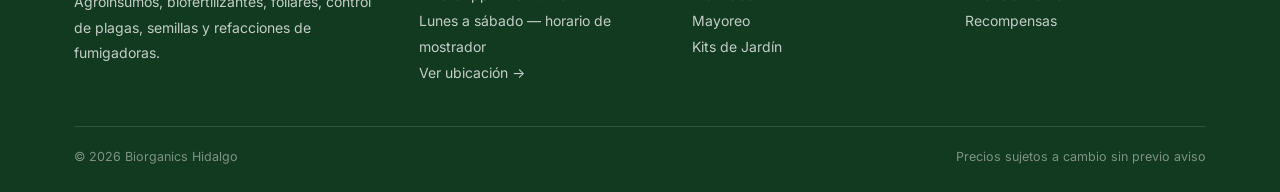
<file: menudeo.html>
<!DOCTYPE html>
<html lang="es">
<head>
<meta charset="UTF-8">
<meta name="viewport" content="width=device-width, initial-scale=1.0">
<title>Menudeo — Biorganics Hidalgo</title>
<meta name="description" content="Catálogo de menudeo: foliares, herbicidas, fungicidas, control de plagas y semillas.">
<link rel="preconnect" href="https://fonts.googleapis.com">
<link rel="preconnect" href="https://fonts.gstatic.com" crossorigin>
<link href="https://fonts.googleapis.com/css2?family=Poppins:wght@500;600;700;800&family=Inter:wght@400;500;600;700&display=swap" rel="stylesheet">
<link rel="stylesheet" href="assets/styles.css">
</head>
<body>
<header>
  <div class="bar wrap">
    <a href="index.html"><img class="logo-wordmark" src="assets/logo-wordmark-light.png" alt="Biorganics Hidalgo"></a>
    <button class="nav-toggle" id="navToggle" aria-label="Abrir menú">☰</button>
    <nav id="mainNav">
      <a href="index.html">Inicio</a>
      <a href="menudeo.html" class="active">Menudeo</a>
      <a href="mayoreo.html">Mayoreo</a>
      <a href="kits.html">Kits de Jardín</a>
      <a href="financiamiento.html">Financiamiento</a>
      <a href="recompensas.html">Recompensas</a>
      <a href="contacto.html">Contacto</a>
      <a class="btn-gold js-wa" data-msg="Hola, vengo de la página de Biorganics Hidalgo y quiero hacer una consulta." target="_blank" rel="noopener">WhatsApp</a>
    </nav>
  </div>
</header>

<section class="section" style="padding-top:56px;" id="menudeo">
  <div class="wrap">
    <div class="sec-head">
      <div class="sec-eyebrow">Catálogo · Menudeo</div>
      <h2>Producto por producto</h2>
      <p>Precios sujetos a cambio y disponibilidad. Consulta el precio vigente y la dosis recomendada por WhatsApp.</p>
    </div>
    <div class="filters" id="filtersMenudeo"></div>
    <div class="grid" id="gridMenudeo"></div>
  </div>
</section>
<footer id="pie">
  <div class="wrap">
    <div class="foot-grid">
      <div>
        <img class="foot-logo" src="assets/logo-wordmark-light.png" alt="Biorganics Hidalgo">
        <p>Agroinsumos, biofertilizantes, foliares, control de plagas, semillas y refacciones de fumigadoras.</p>
      </div>
      <div>
        <h5>Contacto</h5>
        <p><a class="js-wa" data-msg="Hola, vengo de la página de Biorganics Hidalgo y quiero hacer una consulta." target="_blank" rel="noopener">WhatsApp: 443 202 9447</a></p>
        <p>Lunes a sábado — horario de mostrador</p>
        <p><a href="contacto.html">Ver ubicación →</a></p>
      </div>
      <div>
        <h5>Catálogo</h5>
        <p><a href="menudeo.html">Menudeo</a></p>
        <p><a href="mayoreo.html">Mayoreo</a></p>
        <p><a href="kits.html">Kits de Jardín</a></p>
      </div>
      <div>
        <h5>Beneficios</h5>
        <p><a href="financiamiento.html">Financiamiento</a></p>
        <p><a href="recompensas.html">Recompensas</a></p>
      </div>
    </div>
    <div class="foot-bottom">
      <span>© 2026 Biorganics Hidalgo</span>
      <span>Precios sujetos a cambio sin previo aviso</span>
    </div>
  </div>
</footer>

<a class="float-wa js-wa" data-msg="Hola, vengo de la página de Biorganics Hidalgo y quiero hacer una consulta." target="_blank" rel="noopener" aria-label="Escríbenos por WhatsApp">
  <svg width="28" height="28" viewBox="0 0 24 24" fill="white"><path d="M17.6 6.32A7.85 7.85 0 0 0 12.05 4a7.94 7.94 0 0 0-6.9 11.86L4 20l4.24-1.11a7.9 7.9 0 0 0 3.8.97h.01a7.95 7.95 0 0 0 5.55-13.54zM12.05 18.4a6.6 6.6 0 0 1-3.37-.92l-.24-.14-2.5.66.67-2.44-.16-.25a6.6 6.6 0 1 1 12.24-3.51 6.6 6.6 0 0 1-6.64 6.6zm3.62-4.94c-.2-.1-1.17-.58-1.35-.64-.18-.07-.31-.1-.44.1-.13.2-.5.64-.62.77-.11.13-.23.15-.42.05-.2-.1-.83-.31-1.58-.98a5.9 5.9 0 0 1-1.1-1.36c-.11-.2 0-.3.09-.4.1-.1.2-.23.3-.35.1-.11.13-.2.2-.33.06-.13.03-.25-.02-.35-.05-.1-.44-1.06-.6-1.45-.16-.38-.32-.33-.44-.34h-.38c-.13 0-.34.05-.52.25-.18.2-.68.67-.68 1.63s.7 1.9.8 2.03c.1.13 1.37 2.1 3.33 2.94.46.2.83.32 1.11.41.47.15.89.13 1.23.08.37-.06 1.17-.48 1.34-.94.16-.46.16-.86.11-.94-.05-.08-.18-.13-.38-.23z"/></svg>
</a>
<script src="assets/data.js"></script>
<script src="assets/main.js"></script>
</body>
</html>
</file>
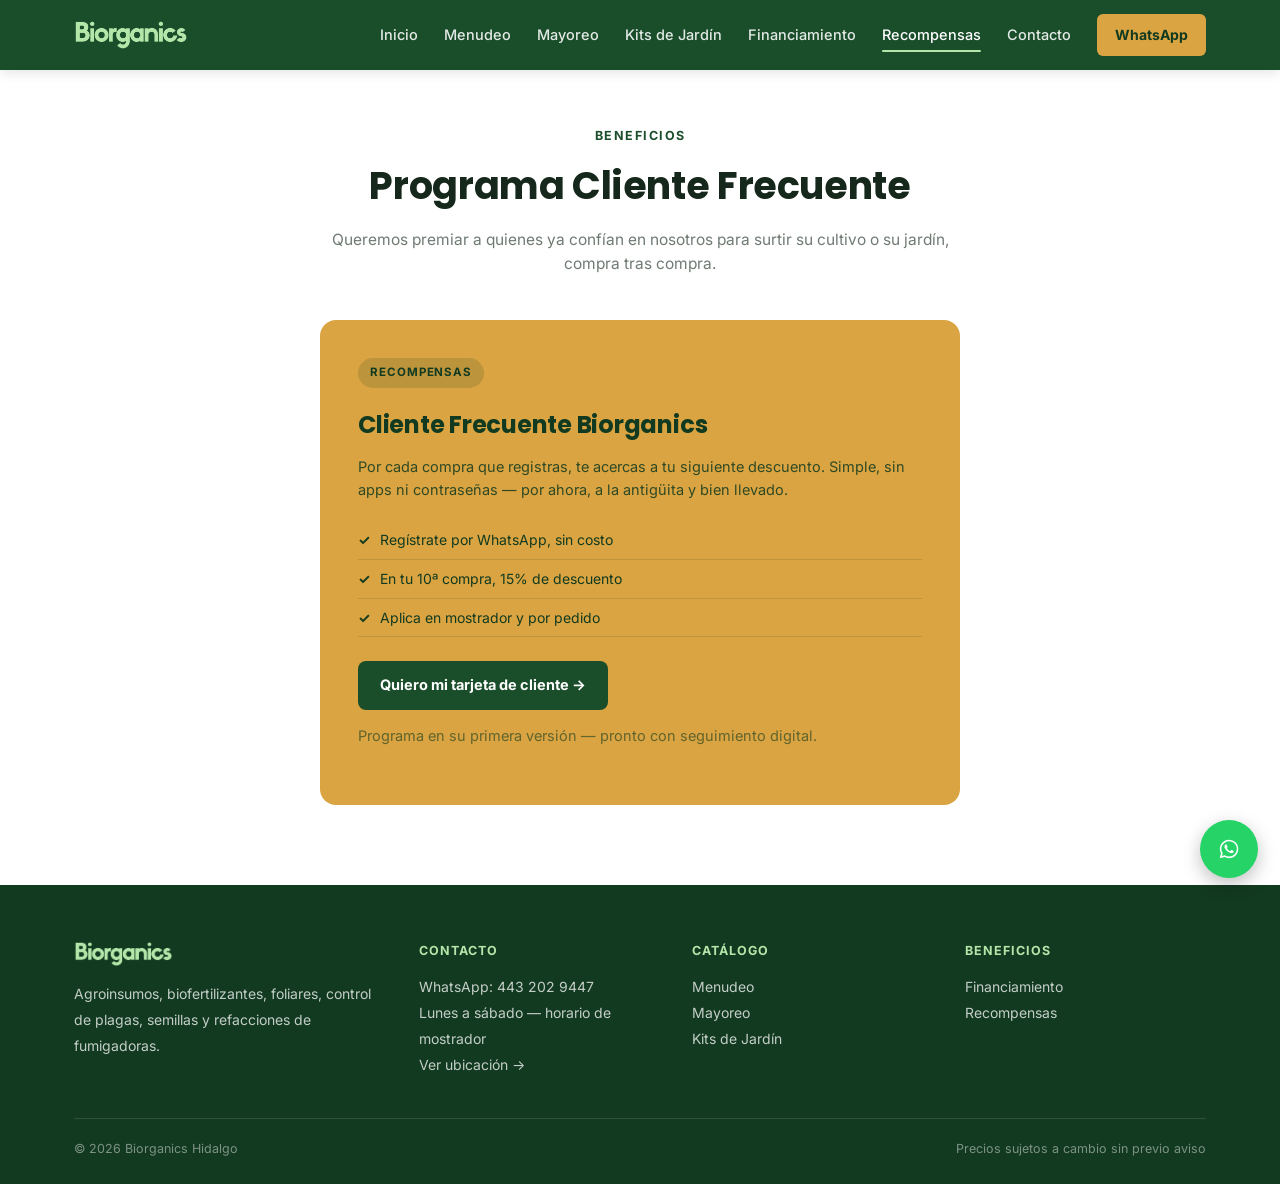
<file: recompensas.html>
<!DOCTYPE html>
<html lang="es">
<head>
<meta charset="UTF-8">
<meta name="viewport" content="width=device-width, initial-scale=1.0">
<title>Recompensas — Biorganics Hidalgo</title>
<meta name="description" content="Programa Cliente Frecuente: acumula compras y obtén descuentos.">
<link rel="preconnect" href="https://fonts.googleapis.com">
<link rel="preconnect" href="https://fonts.gstatic.com" crossorigin>
<link href="https://fonts.googleapis.com/css2?family=Poppins:wght@500;600;700;800&family=Inter:wght@400;500;600;700&display=swap" rel="stylesheet">
<link rel="stylesheet" href="assets/styles.css">
</head>
<body>
<header>
  <div class="bar wrap">
    <a href="index.html"><img class="logo-wordmark" src="assets/logo-wordmark-light.png" alt="Biorganics Hidalgo"></a>
    <button class="nav-toggle" id="navToggle" aria-label="Abrir menú">☰</button>
    <nav id="mainNav">
      <a href="index.html">Inicio</a>
      <a href="menudeo.html">Menudeo</a>
      <a href="mayoreo.html">Mayoreo</a>
      <a href="kits.html">Kits de Jardín</a>
      <a href="financiamiento.html">Financiamiento</a>
      <a href="recompensas.html" class="active">Recompensas</a>
      <a href="contacto.html">Contacto</a>
      <a class="btn-gold js-wa" data-msg="Hola, vengo de la página de Biorganics Hidalgo y quiero hacer una consulta." target="_blank" rel="noopener">WhatsApp</a>
    </nav>
  </div>
</header>

<section class="section" style="padding-top:56px;" id="recompensas">
  <div class="wrap">
    <div class="sec-head">
      <div class="sec-eyebrow">Beneficios</div>
      <h2>Programa Cliente Frecuente</h2>
      <p>Queremos premiar a quienes ya confían en nosotros para surtir su cultivo o su jardín, compra tras compra.</p>
    </div>
    <div class="promo-grid">
      <div class="promo-card recompensas" style="grid-column:1/-1; max-width:640px; margin:0 auto;">
        <span class="promo-badge">Recompensas</span>
        <h3>Cliente Frecuente Biorganics</h3>
        <p>Por cada compra que registras, te acercas a tu siguiente descuento. Simple, sin apps ni contraseñas — por ahora, a la antigüita y bien llevado.</p>
        <ul class="promo-list">
          <li><span class="check">✓</span> Regístrate por WhatsApp, sin costo</li>
          <li><span class="check">✓</span> En tu 10ª compra, 15% de descuento</li>
          <li><span class="check">✓</span> Aplica en mostrador y por pedido</li>
        </ul>
        <a class="btn-on-gold js-wa" data-msg="Hola, quiero registrarme al programa de Cliente Frecuente." target="_blank" rel="noopener">Quiero mi tarjeta de cliente →</a>
        <p class="fine-print">Programa en su primera versión — pronto con seguimiento digital.</p>
      </div>
    </div>
  </div>
</section>
<footer id="pie">
  <div class="wrap">
    <div class="foot-grid">
      <div>
        <img class="foot-logo" src="assets/logo-wordmark-light.png" alt="Biorganics Hidalgo">
        <p>Agroinsumos, biofertilizantes, foliares, control de plagas, semillas y refacciones de fumigadoras.</p>
      </div>
      <div>
        <h5>Contacto</h5>
        <p><a class="js-wa" data-msg="Hola, vengo de la página de Biorganics Hidalgo y quiero hacer una consulta." target="_blank" rel="noopener">WhatsApp: 443 202 9447</a></p>
        <p>Lunes a sábado — horario de mostrador</p>
        <p><a href="contacto.html">Ver ubicación →</a></p>
      </div>
      <div>
        <h5>Catálogo</h5>
        <p><a href="menudeo.html">Menudeo</a></p>
        <p><a href="mayoreo.html">Mayoreo</a></p>
        <p><a href="kits.html">Kits de Jardín</a></p>
      </div>
      <div>
        <h5>Beneficios</h5>
        <p><a href="financiamiento.html">Financiamiento</a></p>
        <p><a href="recompensas.html">Recompensas</a></p>
      </div>
    </div>
    <div class="foot-bottom">
      <span>© 2026 Biorganics Hidalgo</span>
      <span>Precios sujetos a cambio sin previo aviso</span>
    </div>
  </div>
</footer>

<a class="float-wa js-wa" data-msg="Hola, vengo de la página de Biorganics Hidalgo y quiero hacer una consulta." target="_blank" rel="noopener" aria-label="Escríbenos por WhatsApp">
  <svg width="28" height="28" viewBox="0 0 24 24" fill="white"><path d="M17.6 6.32A7.85 7.85 0 0 0 12.05 4a7.94 7.94 0 0 0-6.9 11.86L4 20l4.24-1.11a7.9 7.9 0 0 0 3.8.97h.01a7.95 7.95 0 0 0 5.55-13.54zM12.05 18.4a6.6 6.6 0 0 1-3.37-.92l-.24-.14-2.5.66.67-2.44-.16-.25a6.6 6.6 0 1 1 12.24-3.51 6.6 6.6 0 0 1-6.64 6.6zm3.62-4.94c-.2-.1-1.17-.58-1.35-.64-.18-.07-.31-.1-.44.1-.13.2-.5.64-.62.77-.11.13-.23.15-.42.05-.2-.1-.83-.31-1.58-.98a5.9 5.9 0 0 1-1.1-1.36c-.11-.2 0-.3.09-.4.1-.1.2-.23.3-.35.1-.11.13-.2.2-.33.06-.13.03-.25-.02-.35-.05-.1-.44-1.06-.6-1.45-.16-.38-.32-.33-.44-.34h-.38c-.13 0-.34.05-.52.25-.18.2-.68.67-.68 1.63s.7 1.9.8 2.03c.1.13 1.37 2.1 3.33 2.94.46.2.83.32 1.11.41.47.15.89.13 1.23.08.37-.06 1.17-.48 1.34-.94.16-.46.16-.86.11-.94-.05-.08-.18-.13-.38-.23z"/></svg>
</a>
<script src="assets/main.js"></script>
</body>
</html>
</file>
<file: assets/styles.css>
:root{
    --brand-dark: #1A4E2B;
    --brand-dark2: #123A20;
    --brand-light: #B4E6AA;
    --gold: #D9A441;
    --gold-dark:#B9862E;
    --ink: #16281C;
    --paper: #FFFFFF;
    --paper-alt: #F3FAF1;
    --line: rgba(22,40,28,0.10);
    --gray: rgba(22,40,28,0.62);
  }
  *{box-sizing:border-box; margin:0; padding:0;}
  html{scroll-behavior:smooth;}
  body{font-family:'Inter',sans-serif; color:var(--ink); background:var(--paper); line-height:1.55; -webkit-font-smoothing:antialiased;}
  h1,h2,h3,.display{font-family:'Poppins',sans-serif; font-weight:700; letter-spacing:-0.01em;}
  a{color:inherit; text-decoration:none;}
  img{max-width:100%; display:block;}
  .wrap{max-width:1180px; margin:0 auto; padding:0 24px;}
  ::selection{background:var(--brand-light); color:var(--brand-dark2);}

  /* ---------- Header ---------- */
  header{position:sticky; top:0; z-index:100; background:var(--brand-dark); box-shadow:0 2px 12px rgba(0,0,0,0.12);}
  header .bar{display:flex; align-items:center; justify-content:space-between; padding:14px 24px;}
  .logo-wordmark{height:30px;}
  nav{display:flex; gap:26px; align-items:center;}
  nav a{font-size:14.5px; font-weight:500; color:var(--paper); opacity:0.88;}
  nav a:hover{opacity:1;}
  nav a.active{opacity:1; position:relative;}
  nav a.active::after{content:""; position:absolute; left:0; right:0; bottom:-6px; height:2px; background:var(--brand-light); border-radius:2px;}
  .btn-gold{
    background:var(--gold); color:var(--brand-dark2) !important; opacity:1 !important;
    padding:10px 18px; border-radius:6px; font-weight:700 !important; font-size:14px !important;
    display:inline-flex; align-items:center; gap:8px;
  }
  .btn-gold:hover{background:var(--gold-dark);}
  .nav-toggle{display:none; background:none; border:none; color:var(--paper); font-size:26px; cursor:pointer;}
  @media(max-width:900px){
    nav{position:fixed; top:60px; left:0; right:0; background:var(--brand-dark2); flex-direction:column; align-items:flex-start; padding:20px 24px; gap:16px; transform:translateY(-140%); transition:transform .25s ease; z-index:99;}
    nav.open{transform:translateY(0);}
    .nav-toggle{display:block;}
  }

  /* ---------- Hero (video background) ---------- */
  .hero{
    position:relative; overflow:hidden; padding:0;
    min-height:640px; display:flex; align-items:center;
    color:var(--paper); background:var(--brand-dark2);
  }
  .hero-media{position:absolute; inset:0; z-index:0; overflow:hidden;}
  .hero-media video, .hero-media img{
    width:100%; height:100%; object-fit:cover; position:absolute; inset:0;
    transform:scale(1.02);
  }
  .hero-scrim{
    position:absolute; inset:0; z-index:1;
    background: linear-gradient(180deg, rgba(18,58,32,0.72) 0%, rgba(18,58,32,0.50) 45%, rgba(18,58,32,0.85) 100%);
  }
  .hero .wrap{position:relative; z-index:2; padding:110px 24px 96px; max-width:760px; margin:0;}
  .hero-eyebrow{font-size:13px; font-weight:700; letter-spacing:0.12em; text-transform:uppercase; color:var(--brand-light); margin-bottom:18px;}
  .hero h1{font-size:clamp(32px,4.6vw,52px); line-height:1.12; margin-bottom:18px;}
  .hero p.lead{font-size:16.5px; color:rgba(255,255,255,0.88); max-width:480px; margin-bottom:30px;}
  .hero-ctas{display:flex; gap:14px; flex-wrap:wrap;}
  .hero-eyebrow, .hero h1, .hero p.lead, .hero-ctas{
    opacity:0; transform:translateY(20px); animation:heroIn .8s cubic-bezier(.16,.8,.3,1) forwards;
  }
  .hero-eyebrow{animation-delay:.05s;} .hero h1{animation-delay:.16s;} .hero p.lead{animation-delay:.28s;}
  .hero-ctas{animation-delay:.40s;}
  @keyframes heroIn{to{opacity:1; transform:translateY(0);}}
  @media (prefers-reduced-motion: reduce){
    .hero-eyebrow, .hero h1, .hero p.lead, .hero-ctas{animation:none; opacity:1; transform:none;}
    .hero-media video{display:none;}
  }
  @media(max-width:700px){ .hero{min-height:560px;} .hero .wrap{padding:90px 20px 70px;} }
  .btn-primary{background:var(--gold); color:var(--brand-dark2); font-weight:700; padding:14px 24px; border-radius:8px; font-size:15px; display:inline-flex; align-items:center; gap:10px;}
  .btn-primary:hover{background:var(--gold-dark);}
  .btn-outline{border:1.5px solid rgba(255,255,255,0.4); color:var(--paper); font-weight:600; padding:14px 24px; border-radius:8px; font-size:15px;}
  .btn-outline:hover{border-color:var(--paper);}

  /* organic leaf SVG blob */
  .leaf-badge{width:100%; max-width:340px;}

  /* ---------- Trust bar ---------- */
  .trust{background:var(--brand-dark2); padding:16px 0;}
  .trust .wrap{display:flex; flex-wrap:wrap; gap:28px; justify-content:center;}
  .trust-item{display:flex; align-items:center; gap:9px; font-size:13.5px; color:rgba(255,255,255,0.88); font-weight:500;}
  .trust-item .dot{width:6px; height:6px; border-radius:50%; background:var(--brand-light); flex-shrink:0;}

  /* ---------- Section pattern ---------- */
  .section{padding:80px 0;}
  .section.alt{background:var(--paper-alt);}
  .sec-head{text-align:center; max-width:640px; margin:0 auto 44px;}
  .sec-eyebrow{font-size:12.5px; font-weight:700; letter-spacing:0.12em; text-transform:uppercase; color:var(--brand-dark); margin-bottom:12px;}
  .sec-head h2{font-size:clamp(26px,3.6vw,38px); margin-bottom:12px;}
  .sec-head p{color:var(--gray); font-size:15.5px;}

  /* ---------- Category cards (Productos) ---------- */
  .cat-grid{display:grid; grid-template-columns:repeat(3,1fr); gap:22px;}
  @media(max-width:860px){.cat-grid{grid-template-columns:1fr;}}
  .cat-card{
    background:var(--paper); border:1px solid var(--line); border-radius:14px; padding:32px 26px;
    display:flex; flex-direction:column; gap:14px; transition:transform .18s ease, box-shadow .18s ease;
  }
  .cat-card:hover{transform:translateY(-6px); box-shadow:0 16px 32px rgba(26,78,43,0.12);}
  .cat-icon{width:56px; height:56px; border-radius:12px; background:var(--paper-alt); display:flex; align-items:center; justify-content:center;}
  .cat-card h3{font-size:20px;}
  .cat-card p{color:var(--gray); font-size:14.5px; flex:1;}
  .cat-link{font-weight:700; font-size:14px; color:var(--brand-dark); display:inline-flex; align-items:center; gap:6px;}
  .cat-card:hover .cat-link .arrow{transform:translateX(4px);}
  .cat-link .arrow{transition:transform .18s ease;}

  /* ---------- Quote / mission ---------- */
  .quote-block{background:var(--brand-dark); color:var(--paper); border-radius:18px; padding:56px; text-align:center;}
  .quote-block blockquote{font-family:'Poppins',sans-serif; font-weight:600; font-style:italic; font-size:clamp(20px,2.6vw,28px); max-width:760px; margin:0 auto 26px; line-height:1.5;}
  .quote-stats{display:flex; justify-content:center; gap:48px; flex-wrap:wrap; margin-top:20px;}
  .qstat .num{font-family:'Poppins',sans-serif; font-weight:800; font-size:34px; color:var(--brand-light);}
  .qstat .lbl{font-size:12px; text-transform:uppercase; letter-spacing:0.08em; color:rgba(255,255,255,0.7);}

  /* ---------- Services icons ---------- */
  .serv-grid{display:grid; grid-template-columns:repeat(4,1fr); gap:20px;}
  @media(max-width:900px){.serv-grid{grid-template-columns:repeat(2,1fr);}}
  @media(max-width:520px){.serv-grid{grid-template-columns:1fr;}}
  .serv-card{text-align:center; padding:10px;}
  .serv-icon{width:60px; height:60px; margin:0 auto 16px; border-radius:50%; background:var(--brand-dark); display:flex; align-items:center; justify-content:center; color:var(--brand-light);}
  .serv-card h4{font-size:16px; margin-bottom:8px;}
  .serv-card p{font-size:13.5px; color:var(--gray);}

  /* ---------- Financing & Rewards split cards ---------- */
  .promo-grid{display:grid; grid-template-columns:1fr 1fr; gap:24px;}
  @media(max-width:860px){.promo-grid{grid-template-columns:1fr;}}
  .promo-card{border-radius:16px; padding:38px; position:relative; overflow:hidden; display:block; transition:transform .18s ease, box-shadow .18s ease;}
  .promo-card:hover{transform:translateY(-4px); box-shadow:0 16px 32px rgba(26,78,43,0.16);}
  .promo-card.financiamiento{background:var(--brand-dark); color:var(--paper);}
  .promo-card.recompensas{background:var(--gold); color:var(--brand-dark2);}
  .promo-badge{
    display:inline-block; font-size:11.5px; font-weight:700; text-transform:uppercase; letter-spacing:0.08em;
    padding:6px 12px; border-radius:20px; margin-bottom:18px;
  }
  .promo-card.financiamiento .promo-badge{background:rgba(255,255,255,0.15); color:var(--brand-light);}
  .promo-card.recompensas .promo-badge{background:rgba(18,58,32,0.15); color:var(--brand-dark2);}
  .promo-card h3{font-size:24px; margin-bottom:12px;}
  .promo-card p{font-size:14.5px; margin-bottom:20px; line-height:1.6;}
  .promo-card.financiamiento p{color:rgba(255,255,255,0.85);}
  .promo-card.recompensas p{color:rgba(18,58,32,0.85);}
  .promo-list{list-style:none; margin-bottom:24px;}
  .promo-list li{font-size:14px; padding:8px 0; display:flex; gap:10px; align-items:flex-start;}
  .promo-card.financiamiento .promo-list li{border-bottom:1px solid rgba(255,255,255,0.12);}
  .promo-card.recompensas .promo-list li{border-bottom:1px solid rgba(18,58,32,0.14);}
  .promo-list li:last-child{border-bottom:none;}
  .promo-list .check{flex-shrink:0; font-weight:700;}
  .promo-card.financiamiento .promo-list .check{color:var(--brand-light);}
  .promo-card.recompensas .promo-list .check{color:var(--brand-dark2);}
  .btn-on-dark{background:var(--gold); color:var(--brand-dark2); font-weight:700; padding:13px 22px; border-radius:8px; font-size:14.5px; display:inline-flex; align-items:center; gap:8px;}
  .btn-on-dark:hover{background:var(--gold-dark);}
  .btn-on-gold{background:var(--brand-dark); color:var(--paper); font-weight:700; padding:13px 22px; border-radius:8px; font-size:14.5px; display:inline-flex; align-items:center; gap:8px;}
  .btn-on-gold:hover{background:var(--brand-dark2);}
  .fine-print{font-size:12px; margin-top:14px; opacity:0.7;}

  /* ---------- Filter pills ---------- */
  .filters{display:flex; flex-wrap:wrap; gap:8px; margin-bottom:26px; justify-content:center;}
  .pill{font-size:13px; font-weight:600; padding:9px 16px; border-radius:20px; border:1.5px solid var(--line); background:var(--paper); cursor:pointer; transition:all .15s ease;}
  .pill.active{background:var(--brand-dark); color:var(--paper); border-color:var(--brand-dark);}
  .pill:hover:not(.active){border-color:var(--brand-dark);}

  /* ---------- Product grid ---------- */
  .grid{display:grid; grid-template-columns:repeat(auto-fill, minmax(250px,1fr)); gap:16px;}
  .card{
    background:var(--paper); border:1px solid var(--line); border-radius:12px; padding:20px;
    display:flex; flex-direction:column; gap:10px; transition:box-shadow .15s ease, transform .15s ease;
  }
  .card:hover{box-shadow:0 10px 24px rgba(26,78,43,0.10); transform:translateY(-3px);}
  .card .tag{font-size:11px; font-weight:700; text-transform:uppercase; letter-spacing:0.06em; color:var(--brand-dark); background:var(--paper-alt); padding:4px 10px; border-radius:20px; display:inline-block; width:fit-content;}
  .card h4{font-size:16px; font-weight:600; line-height:1.35;}
  .card .price-row{display:flex; justify-content:space-between; align-items:center; margin-top:auto; padding-top:10px; border-top:1px solid var(--line);}
  .card .price-label{font-size:13px; color:var(--gray); font-weight:500;}
  .card .btn-mini{font-size:12.5px; font-weight:700; background:var(--brand-dark); color:var(--paper); padding:8px 13px; border-radius:20px; display:inline-flex; align-items:center; gap:6px; white-space:nowrap;}
  .card .btn-mini:hover{background:var(--brand-dark2);}

  .mayoreo-banner{background:var(--brand-dark); color:var(--paper); border-radius:14px; padding:26px 30px; display:flex; justify-content:space-between; align-items:center; gap:20px; margin-bottom:32px; flex-wrap:wrap;}
  .mayoreo-banner p{max-width:520px; font-size:14.5px; color:rgba(255,255,255,0.85);}

  /* ---------- Kits ---------- */
  .kits-grid{display:grid; grid-template-columns:repeat(auto-fit,minmax(300px,1fr)); gap:22px;}
  .kit-card{background:var(--paper); border-radius:14px; overflow:hidden; box-shadow:0 2px 14px rgba(26,78,43,0.08); display:flex; flex-direction:column;}
  .kit-top{background:var(--brand-light); color:var(--brand-dark2); padding:14px 22px; display:flex; justify-content:space-between; align-items:center;}
  .kit-top .kit-badge{font-size:11px; font-weight:800; letter-spacing:0.06em; text-transform:uppercase;}
  .kit-body{padding:24px 22px 28px;}
  .kit-body h3{font-size:19px; margin-bottom:8px;}
  .kit-body .desc{font-size:13.5px; color:var(--gray); margin-bottom:16px;}
  .kit-includes{list-style:none; margin-bottom:20px;}
  .kit-includes li{font-size:13.5px; padding:7px 0; border-bottom:1px dashed var(--line); display:flex; gap:8px;}
  .kit-includes li::before{content:"✓"; color:var(--brand-dark); font-weight:700; flex-shrink:0;}
  .kit-price-row{display:flex; align-items:baseline; gap:10px; margin-bottom:18px;}
  .kit-price{font-family:'Poppins',sans-serif; font-size:28px; font-weight:800; color:var(--brand-dark);}
  .kit-price-old{font-size:14px; color:var(--gray); text-decoration:line-through;}

  /* ---------- Footer ---------- */
  footer{background:var(--brand-dark2); color:var(--paper); padding:56px 0 26px;}
  .foot-grid{display:grid; grid-template-columns:1.3fr 1fr 1fr 1fr; gap:32px; margin-bottom:40px;}
  @media(max-width:800px){.foot-grid{grid-template-columns:1fr 1fr;}}
  @media(max-width:500px){.foot-grid{grid-template-columns:1fr;}}
  footer h5{font-size:12.5px; text-transform:uppercase; letter-spacing:0.08em; color:var(--brand-light); margin-bottom:14px; font-weight:700;}
  footer p, footer a{font-size:14px; color:rgba(255,255,255,0.75); line-height:1.85;}
  footer a:hover{color:var(--paper);}
  .foot-logo{height:26px; margin-bottom:14px;}
  .foot-bottom{border-top:1px solid rgba(255,255,255,0.12); padding-top:20px; font-size:12.5px; color:rgba(255,255,255,0.45); display:flex; justify-content:space-between; flex-wrap:wrap; gap:10px;}

  .float-wa{position:fixed; bottom:22px; right:22px; z-index:200; background:#25D366; color:#fff; width:58px; height:58px; border-radius:50%; display:flex; align-items:center; justify-content:center; box-shadow:0 6px 18px rgba(0,0,0,0.25); transition:transform .15s ease;}
  .float-wa:hover{transform:scale(1.08);}
  .empty-state{padding:40px 0; text-align:center; color:var(--gray); font-size:13px; grid-column:1/-1;}

  /* ---------- Scroll reveal animation ---------- */
  .reveal{opacity:0; transform:translateY(28px); transition:opacity .8s cubic-bezier(.16,.8,.3,1), transform .8s cubic-bezier(.16,.8,.3,1);}
  .reveal.in-view{opacity:1; transform:translateY(0);}
  .reveal-stagger > *{opacity:0; transform:translateY(24px); transition:opacity .7s cubic-bezier(.16,.8,.3,1), transform .7s cubic-bezier(.16,.8,.3,1);}
  .reveal-stagger.in-view > *{opacity:1; transform:translateY(0);}
  .reveal-stagger.in-view > *:nth-child(1){transition-delay:.05s;}
  .reveal-stagger.in-view > *:nth-child(2){transition-delay:.14s;}
  .reveal-stagger.in-view > *:nth-child(3){transition-delay:.23s;}
  .reveal-stagger.in-view > *:nth-child(4){transition-delay:.32s;}
  @media (prefers-reduced-motion: reduce){
    .reveal, .reveal-stagger > *{opacity:1 !important; transform:none !important; transition:none !important;}
  }

  /* ---------- Visítanos / Maps ---------- */
  .visit-wrap{display:grid; grid-template-columns:1fr 1fr; gap:40px; align-items:center;}
  @media(max-width:860px){.visit-wrap{grid-template-columns:1fr;}}
  .visit-card{background:var(--paper); border:1px solid var(--line); border-radius:16px; padding:36px;}
  .visit-card h3{font-size:22px; margin-bottom:14px;}
  .visit-card p{color:var(--gray); font-size:14.5px; margin-bottom:22px; line-height:1.7;}
  .btn-maps{background:var(--brand-dark); color:var(--paper); font-weight:700; padding:14px 22px; border-radius:8px; font-size:14.5px; display:inline-flex; align-items:center; gap:10px;}
  .btn-maps:hover{background:var(--brand-dark2);}
  .map-frame{
    border-radius:16px; overflow:hidden; position:relative; aspect-ratio:4/3.2; background:var(--brand-dark);
    display:flex; align-items:center; justify-content:center; cursor:pointer;
  }
  .map-frame::before{
    content:""; position:absolute; inset:0;
    background-image: radial-gradient(circle at 30% 30%, rgba(180,230,170,0.18) 0%, transparent 45%),
      radial-gradient(circle at 70% 70%, rgba(180,230,170,0.12) 0%, transparent 50%);
  }
  .map-pin{position:relative; z-index:2; display:flex; flex-direction:column; align-items:center; gap:14px; color:var(--paper);}
  .map-pin span{font-size:14px; font-weight:600; color:rgba(255,255,255,0.85);}
  .pin-pulse{position:relative; width:60px; height:60px; display:flex; align-items:center; justify-content:center;}
  .pin-pulse::before{content:""; position:absolute; inset:0; border-radius:50%; background:var(--brand-light); opacity:0.35; animation:pinPulse 2.2s ease-out infinite;}
  @keyframes pinPulse{0%{transform:scale(0.6); opacity:0.5;} 100%{transform:scale(2.2); opacity:0;}}
  @media (prefers-reduced-motion: reduce){ .pin-pulse::before{animation:none; display:none;} }

  /* ---------- Count-up numbers ---------- */
  .qstat .num, .stat .num{font-variant-numeric:tabular-nums;}
</file>
